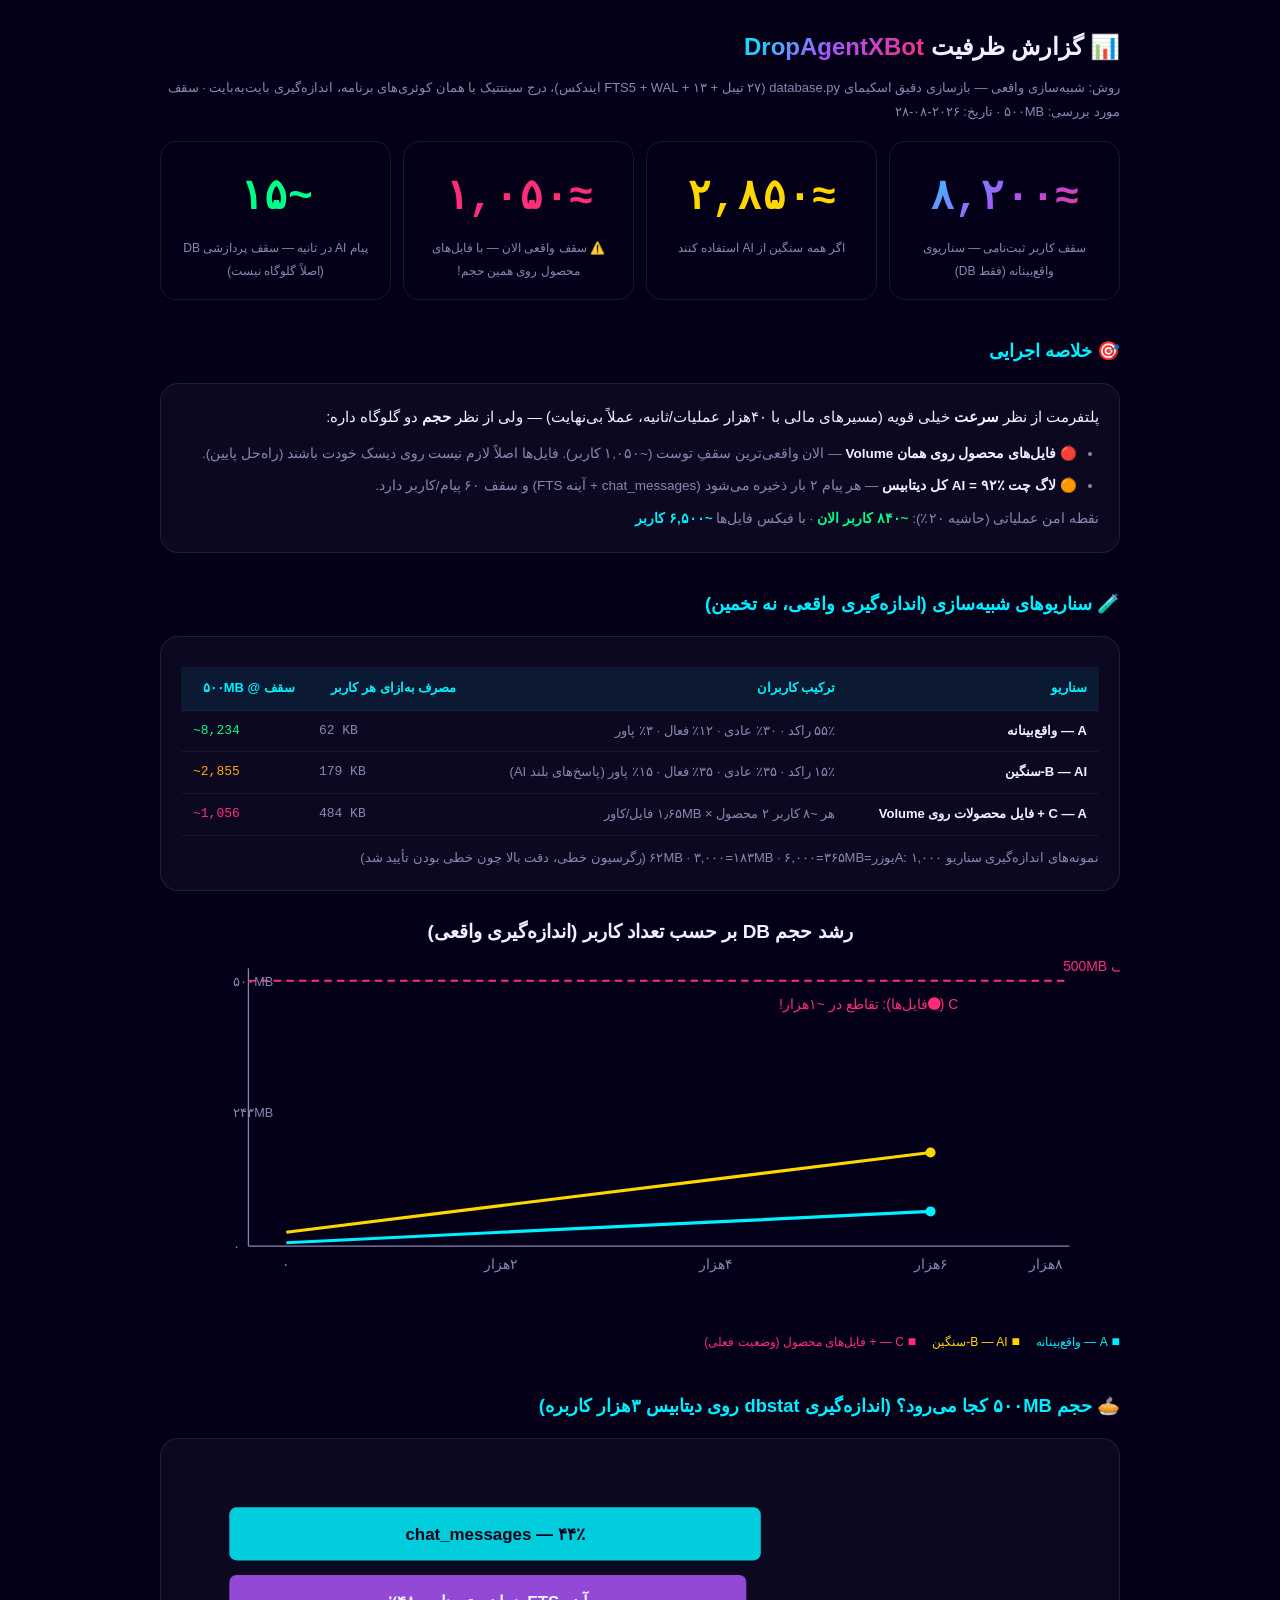
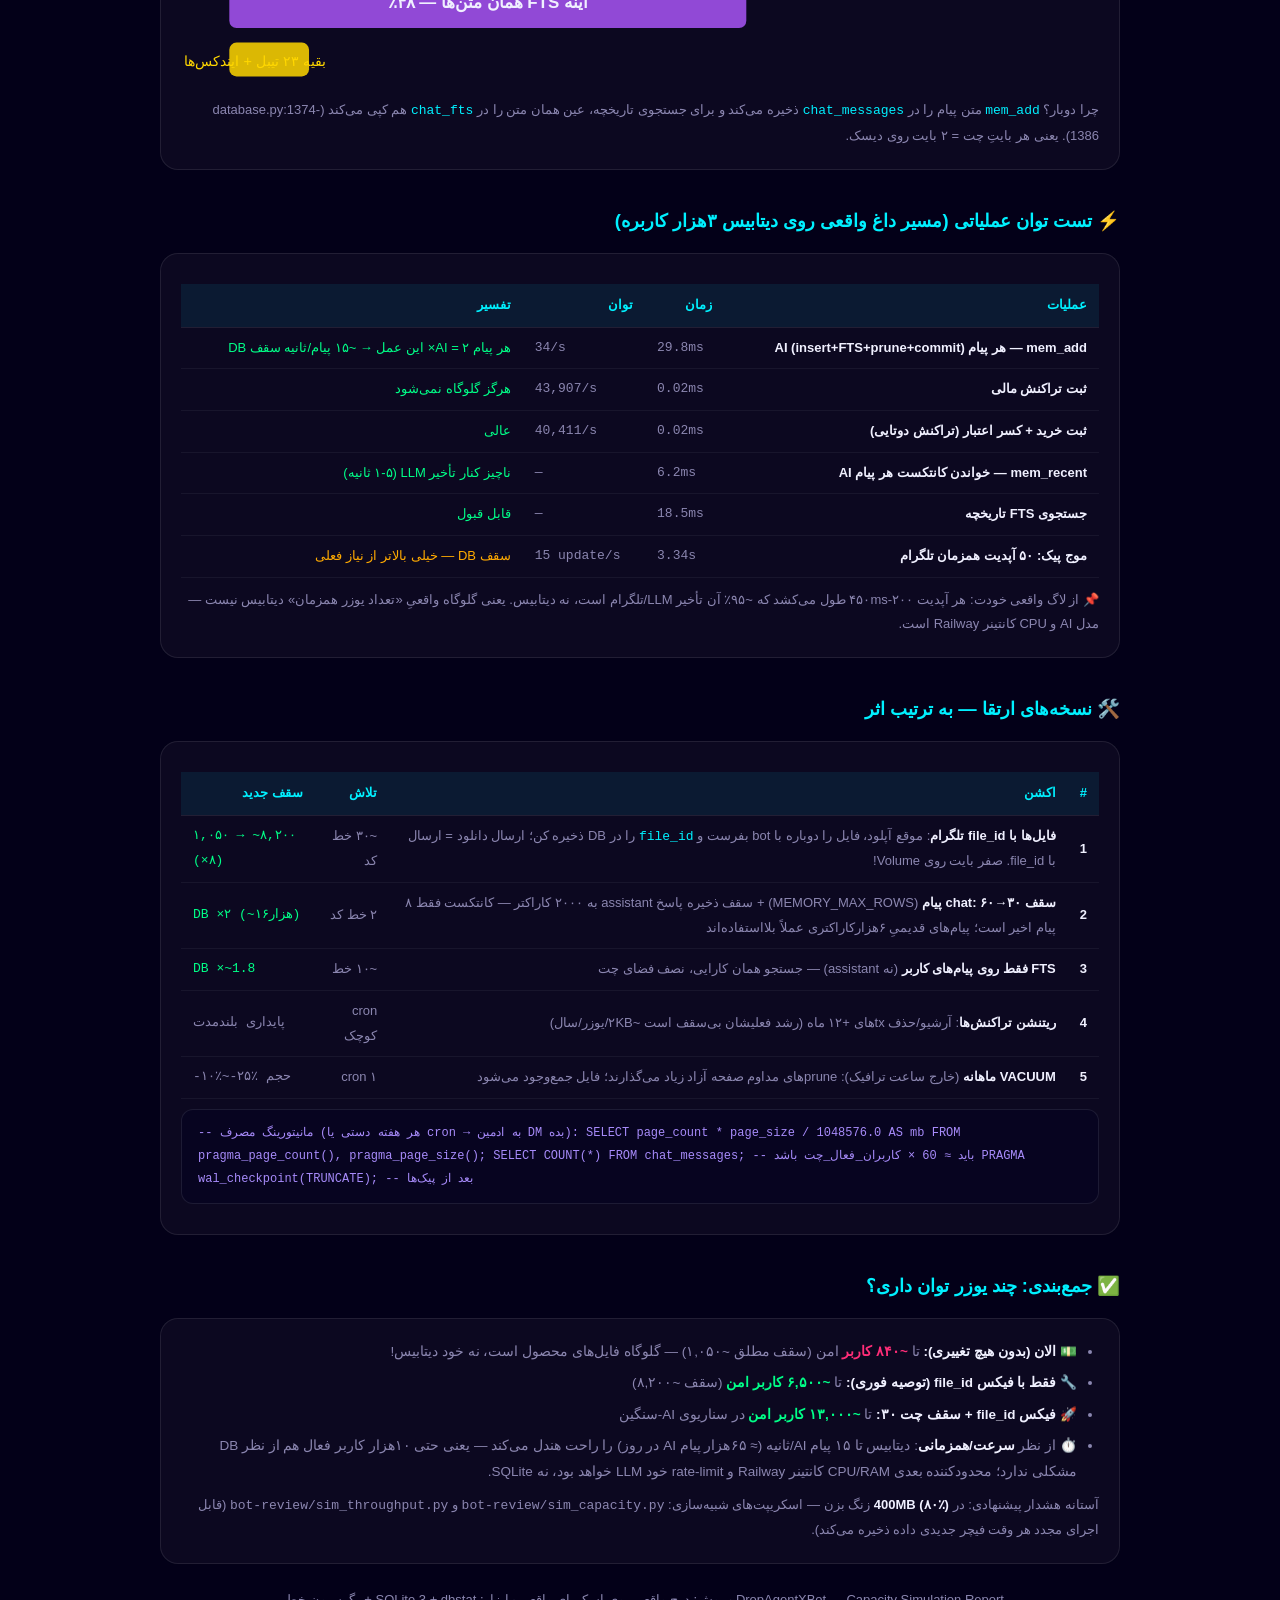
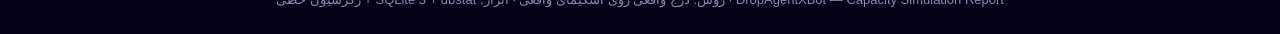
<file: docs/CAPACITY-REPORT-FA.html>
<!DOCTYPE html>
<html lang="fa" dir="rtl">
<head>
<meta charset="UTF-8">
<meta name="viewport" content="width=device-width, initial-scale=1.0">
<title>گزارش ظرفیت DropAgentXBot — شبیه‌سازی دیتابیس ۵۰۰MB</title>
<style>
:root{--bg:#030018;--panel:rgba(15,10,35,.8);--border:rgba(255,255,255,.09);--cyan:#00f0ff;--magenta:#ff2d78;--gold:#ffd700;--purple:#a855f7;--green:#00ff88;--orange:#ffaa00;--text:#f0f0ff;--muted:#8b86b0}
*{box-sizing:border-box;margin:0;padding:0}
body{font-family:'Vazirmatn','Segoe UI',Tahoma,sans-serif;background:var(--bg);color:var(--text);line-height:1.9;padding:24px}
.wrap{max-width:960px;margin:0 auto}
h1{font-size:1.5rem;margin-bottom:6px}
h2{font-size:1.15rem;margin:34px 0 12px;color:var(--cyan)}
h3{font-size:1rem;margin:18px 0 8px}
.grad{background:linear-gradient(135deg,var(--cyan),var(--purple),var(--magenta));-webkit-background-clip:text;-webkit-text-fill-color:transparent;background-clip:text}
.panel{background:var(--panel);border:1px solid var(--border);border-radius:18px;padding:20px;margin:14px 0;backdrop-filter:blur(14px)}
.big{font-size:2.6rem;font-weight:900;font-family:monospace}
.muted{color:var(--muted);font-size:13px}
table{width:100%;border-collapse:collapse;font-size:13px;margin:10px 0}
th{background:rgba(0,240,255,.08);color:var(--cyan);padding:9px 12px;text-align:right;border-bottom:1px solid var(--border)}
td{padding:8px 12px;border-bottom:1px solid rgba(255,255,255,.05);color:var(--muted)}
td:first-child{color:var(--text);font-weight:600}
.num{font-family:monospace;direction:ltr;text-align:left}
.ok{color:var(--green)} .warn{color:var(--orange)} .bad{color:var(--magenta)}
.kpi-grid{display:grid;grid-template-columns:repeat(auto-fit,minmax(210px,1fr));gap:12px;margin:16px 0}
.kpi{border:1px solid var(--border);border-radius:16px;padding:16px;text-align:center}
.kpi .t{font-size:12px;color:var(--muted)}
.note{border:1px dashed rgba(255,170,0,.4);background:rgba(255,170,0,.06);border-radius:14px;padding:14px;font-size:13.5px;margin:12px 0}
.danger{border-color:rgba(255,45,120,.45);background:rgba(255,45,120,.07)}
.code{background:#070420;border:1px solid var(--border);border-radius:12px;padding:12px 16px;font-family:'JetBrains Mono',monospace;font-size:12px;color:#a78bfa;direction:ltr;text-align:left;overflow-x:auto;margin:10px 0}
ul{padding-inline-start:22px;font-size:13.5px;color:var(--muted)}
li{margin-bottom:6px}
b{color:var(--text)}
svg{max-width:100%;height:auto}
.legend{display:flex;gap:16px;flex-wrap:wrap;font-size:12px;color:var(--muted);margin-top:8px}
.legend span::before{content:'■ ';font-size:14px}
</style>
</head>
<body>
<div class="wrap">

<h1>📊 گزارش ظرفیت <span class="grad">DropAgentXBot</span></h1>
<p class="muted">روش: شبیه‌سازی واقعی — بازسازی دقیق اسکیمای database.py (۲۷ تیبل + FTS5 + WAL + ۱۳ ایندکس)، درج سینتتیک با همان کوئری‌های برنامه، اندازه‌گیری بایت‌به‌بایت · سقف مورد بررسی: ۵۰۰MB · تاریخ: ۲۰۲۶-۰۸-۲۸</p>

<div class="kpi-grid">
    <div class="kpi"><div class="big grad">≈۸,۲۰۰</div><div class="t">سقف کاربر ثبت‌نامی — سناریوی واقع‌بینانه (فقط DB)</div></div>
    <div class="kpi"><div class="big" style="color:var(--gold)">≈۲,۸۵۰</div><div class="t">اگر همه سنگین از AI استفاده کنند</div></div>
    <div class="kpi"><div class="big" style="color:var(--magenta)">≈۱,۰۵۰</div><div class="t">⚠️ سقف واقعی الان — با فایل‌های محصول روی همین حجم!</div></div>
    <div class="kpi"><div class="big" style="color:var(--green)">~۱۵</div><div class="t">پیام AI در ثانیه — سقف پردازشی DB (اصلاً گلوگاه نیست)</div></div>
</div>

<h2>🎯 خلاصه اجرایی</h2>
<div class="panel">
<p style="font-size:14.5px">پلتفرمت از نظر <b>سرعت</b> خیلی قویه (مسیرهای مالی با ۴۰هزار عملیات/ثانیه، عملاً بی‌نهایت) — ولی از نظر <b>حجم</b> دو گلوگاه داره:</p>
<ul style="margin-top:10px">
    <li>🔴 <b>فایل‌های محصول روی همان Volume</b> — الان واقعی‌ترین سقفِ توست (~۱,۰۵۰ کاربر). فایل‌ها اصلاً لازم نیست روی دیسک خودت باشند (راه‌حل پایین).</li>
    <li>🟠 <b>لاگ چت AI = ۹۲٪ کل دیتابیس</b> — هر پیام ۲ بار ذخیره می‌شود (chat_messages + آینه FTS) و سقف ۶۰ پیام/کاربر دارد.</li>
</ul>
<p style="font-size:13.5px;margin-top:8px" class="muted">نقطه امن عملیاتی (حاشیه ۲۰٪): <b style="color:var(--green)">~۸۴۰ کاربر الان</b> · با فیکس فایل‌ها <b style="color:var(--cyan)">~۶,۵۰۰ کاربر</b></p>
</div>

<h2>🧪 سناریوهای شبیه‌سازی (اندازه‌گیری واقعی، نه تخمین)</h2>
<div class="panel">
<table>
<tr><th>سناریو</th><th>ترکیب کاربران</th><th>مصرف به‌ازای هر کاربر</th><th>سقف @ ۵۰۰MB</th></tr>
<tr><td>A — واقع‌بینانه</td><td>۵۵٪ راکد · ۳۰٪ عادی · ۱۲٪ فعال · ۳٪ پاور</td><td class="num">62 KB</td><td class="num ok">~8,234</td></tr>
<tr><td>B — AI-سنگین</td><td>۱۵٪ راکد · ۳۵٪ عادی · ۳۵٪ فعال · ۱۵٪ پاور (پاسخ‌های بلند AI)</td><td class="num">179 KB</td><td class="num warn">~2,855</td></tr>
<tr><td>C — A + فایل محصولات روی Volume</td><td>هر ~۸ کاربر ۲ محصول × ۱٫۶۵MB فایل/کاور</td><td class="num">484 KB</td><td class="num bad">~1,056</td></tr>
</table>
<p class="muted">نمونه‌های اندازه‌گیری سناریو A: ۱,۰۰۰یوزر=۶۲MB · ۳,۰۰۰=۱۸۳MB · ۶,۰۰۰=۳۶۵MB (رگرسیون خطی، دقت بالا چون خطی بودن تأیید شد)</p>
</div>

<svg viewBox="0 0 760 320" xmlns="http://www.w3.org/2000/svg">
    <text x="380" y="26" text-anchor="middle" fill="#f0f0ff" font-size="15" font-weight="bold">رشد حجم DB بر حسب تعداد کاربر (اندازه‌گیری واقعی)</text>
    <line x1="70" y1="270" x2="720" y2="270" stroke="#8b86b0" stroke-width="1"/>
    <line x1="70" y1="50" x2="70" y2="270" stroke="#8b86b0" stroke-width="1"/>
    <line x1="70" y1="60" x2="720" y2="60" stroke="#ff2d78" stroke-width="1.5" stroke-dasharray="6 4"/>
    <text x="715" y="52" fill="#ff2d78" font-size="11" text-anchor="end">سقف 500MB</text>
    <!-- A line: 62KB/u → 0.062MB/u ; scale: y = 270 - users*(MB)/ (500MB/210px) = 270 - users*0.062*0.42 -->
    <polyline fill="none" stroke="#00f0ff" stroke-width="2.5" points="100,267.4 270,259.1 440,250.9 610,242.6"/>
    <!-- B line: 0.179MB/u -->
    <polyline fill="none" stroke="#ffd700" stroke-width="2.5" points="100,259.1 270,238.0 440,217.0 610,195.9"/>
    <!-- x labels: 0,2k,4k,6k,8k → x = 100+users*0.085 -->
    <text x="100" y="288" fill="#8b86b0" font-size="11" text-anchor="middle">۰</text>
    <text x="270" y="288" fill="#8b86b0" font-size="11" text-anchor="middle">۲هزار</text>
    <text x="440" y="288" fill="#8b86b0" font-size="11" text-anchor="middle">۴هزار</text>
    <text x="610" y="288" fill="#8b86b0" font-size="11" text-anchor="middle">۶هزار</text>
    <text x="715" y="288" fill="#8b86b0" font-size="11">۸هزار</text>
    <text x="58" y="274" fill="#8b86b0" font-size="10" text-anchor="end">۰</text>
    <text x="58" y="168" fill="#8b86b0" font-size="10" text-anchor="end">۲۴۳MB</text>
    <text x="58" y="64" fill="#8b86b0" font-size="10" text-anchor="end">۵۰۰MB</text>
    <circle cx="610" cy="242.6" r="4" fill="#00f0ff"/>
    <circle cx="610" cy="195.9" r="4" fill="#ffd700"/>
    <circle cx="613" cy="78" r="5" fill="#ff2d78"/>
    <text x="632" y="82" fill="#ff2d78" font-size="11">C (با فایل‌ها): تقاطع در ~۱هزار!</text>
</svg>
<div class="legend">
    <span style="color:#00f0ff">A — واقع‌بینانه</span>
    <span style="color:#ffd700">B — AI-سنگین</span>
    <span style="color:#ff2d78">C — + فایل‌های محصول (وضعیت فعلی)</span>
</div>

<h2>🥧 حجم ۵۰۰MB کجا می‌رود؟ (اندازه‌گیری dbstat روی دیتابیس ۳هزار کاربره)</h2>
<div class="panel">
<svg viewBox="0 0 760 190" xmlns="http://www.w3.org/2000/svg">
    <rect x="40" y="40" width="440" height="44" fill="#00f0ff" opacity=".85" rx="6"/>
    <text x="260" y="67" fill="#030018" font-size="14" font-weight="bold" text-anchor="middle">chat_messages — ۴۴٪</text>
    <rect x="40" y="96" width="428" height="44" fill="#a855f7" opacity=".85" rx="6"/>
    <text x="254" y="123" fill="#f0f0ff" font-size="14" font-weight="bold" text-anchor="middle">آینه FTS همان متن‌ها — ۴۸٪</text>
    <rect x="40" y="152" width="66" height="28" fill="#ffd700" opacity=".85" rx="6"/>
    <text x="120" y="171" fill="#ffd700" font-size="12">بقیه ۲۳ تیبل + ایندکس‌ها فقط ~۷٪</text>
</svg>
<p class="muted">چرا دوبار؟ <code style="color:var(--cyan)">mem_add</code> متن پیام را در <code style="color:var(--cyan)">chat_messages</code> ذخیره می‌کند و برای جستجوی تاریخچه، عین همان متن را در <code style="color:var(--cyan)">chat_fts</code> هم کپی می‌کند (database.py:1374-1386). یعنی هر بایتِ چت = ۲ بایت روی دیسک.</p>
</div>

<h2>⚡ تست توان عملیاتی (مسیر داغ واقعی روی دیتابیس ۳هزار کاربره)</h2>
<div class="panel">
<table>
<tr><th>عملیات</th><th>زمان</th><th>توان</th><th>تفسیر</th></tr>
<tr><td>mem_add — هر پیام AI (insert+FTS+prune+commit)</td><td class="num">29.8ms</td><td class="num">34/s</td><td class="ok">هر پیام AI = ۲× این عمل → ~۱۵ پیام/ثانیه سقف DB</td></tr>
<tr><td>ثبت تراکنش مالی</td><td class="num">0.02ms</td><td class="num">43,907/s</td><td class="ok">هرگز گلوگاه نمی‌شود</td></tr>
<tr><td>ثبت خرید + کسر اعتبار (تراکنش دوتایی)</td><td class="num">0.02ms</td><td class="num">40,411/s</td><td class="ok">عالی</td></tr>
<tr><td>mem_recent — خواندن کانتکست هر پیام AI</td><td class="num">6.2ms</td><td class="num">—</td><td class="ok">ناچیز کنار تأخیر LLM (۱-۵ ثانیه)</td></tr>
<tr><td>جستجوی FTS تاریخچه</td><td class="num">18.5ms</td><td class="num">—</td><td class="ok">قابل قبول</td></tr>
<tr><td>موج پیک: ۵۰ آپدیت همزمان تلگرام</td><td class="num">3.34s</td><td class="num">15 update/s</td><td class="warn">سقف DB — خیلی بالاتر از نیاز فعلی</td></tr>
</table>
<p class="muted">📌 از لاگ واقعی خودت: هر آپدیت ۲۰۰-۴۵۰ms طول می‌کشد که ~۹۵٪ آن تأخیر LLM/تلگرام است، نه دیتابیس. یعنی گلوگاه واقعیِ «تعداد یوزر همزمان» دیتابیس نیست — مدل AI و CPU کانتینر Railway است.</p>
</div>

<h2>🛠️ نسخه‌های ارتقا — به ترتیب اثر</h2>
<div class="panel">
<table>
<tr><th>#</th><th>اکشن</th><th>تلاش</th><th>سقف جدید</th></tr>
<tr><td>1</td><td><b>فایل‌ها با file_id تلگرام</b>: موقع آپلود، فایل را دوباره با bot بفرست و <code style="color:var(--cyan)">file_id</code> را در DB ذخیره کن؛ ارسال دانلود = ارسال با file_id. صفر بایت روی Volume!</td><td>~۳۰ خط کد</td><td class="num ok">۱,۰۵۰ → ~۸,۲۰۰ (×۸)</td></tr>
<tr><td>2</td><td><b>سقف chat: ۶۰→۳۰ پیام</b> (MEMORY_MAX_ROWS) + سقف ذخیره پاسخ assistant به ۲۰۰۰ کاراکتر — کانتکست فقط ۸ پیام اخیر است؛ پیام‌های قدیمیِ ۶هزارکاراکتری عملاً بلااستفاده‌اند</td><td>۲ خط کد</td><td class="num ok">DB ×۲ (~۱۶هزار)</td></tr>
<tr><td>3</td><td><b>FTS فقط روی پیام‌های کاربر</b> (نه assistant) — جستجو همان کارایی، نصف فضای چت</td><td>~۱۰ خط</td><td class="num ok">DB ×~1.8</td></tr>
<tr><td>4</td><td><b>ریتنشن تراکنش‌ها</b>: آرشیو/حذف txهای +۱۲ ماه (رشد فعلیشان بی‌سقف است ~۲KB/یوزر/سال)</td><td>cron کوچک</td><td class="num">پایداری بلندمدت</td></tr>
<tr><td>5</td><td><b>VACUUM ماهانه</b> (خارج ساعت ترافیک): pruneهای مداوم صفحه آزاد زیاد می‌گذارند؛ فایل جمع‌وجود می‌شود</td><td>۱ cron</td><td class="num">-۱۰٪~-۲۵٪ حجم</td></tr>
</table>
<div class="code">-- مانیتورینگ مصرف (هر هفته دستی یا cron → به ادمین DM بده):
SELECT page_count * page_size / 1048576.0 AS mb FROM pragma_page_count(), pragma_page_size();
SELECT COUNT(*) FROM chat_messages;  -- باید ≈ 60 × کاربران_فعال_چت باشد
PRAGMA wal_checkpoint(TRUNCATE);     -- بعد از پیک‌ها</div>
</div>

<h2>✅ جمع‌بندی: چند یوزر توان داری؟</h2>
<div class="panel">
<ul>
    <li>💵 <b>الان (بدون هیچ تغییری):</b> تا <b class="bad">~۸۴۰ کاربر</b> امن (سقف مطلق ~۱,۰۵۰) — گلوگاه فایل‌های محصول است، نه خود دیتابیس!</li>
    <li>🔧 <b>فقط با فیکس file_id (توصیه فوری):</b> تا <b class="ok">~۶,۵۰۰ کاربر امن</b> (سقف ~۸,۲۰۰)</li>
    <li>🚀 <b>فیکس file_id + سقف چت ۳۰:</b> تا <b class="ok">~۱۳,۰۰۰ کاربر امن</b> در سناریوی AI-سنگین</li>
    <li>⏱️ از نظر <b>سرعت/همزمانی</b>: دیتابیس تا ۱۵ پیام AI/ثانیه (≈ ۶۵هزار پیام AI در روز) را راحت هندل می‌کند — یعنی حتی ۱۰هزار کاربر فعال هم از نظر DB مشکلی ندارد؛ محدودکننده بعدی CPU/RAM کانتینر Railway و rate-limit خود LLM خواهد بود، نه SQLite.</li>
</ul>
<p class="muted" style="margin-top:8px">آستانه هشدار پیشنهادی: در <b>400MB (۸۰٪)</b> زنگ بزن — اسکریپت‌های شبیه‌سازی: <code>bot-review/sim_capacity.py</code> و <code>bot-review/sim_throughput.py</code> (قابل اجرای مجدد هر وقت فیچر جدیدی داده ذخیره می‌کند).</p>
</div>

<p class="muted" style="text-align:center;margin-top:24px">DropAgentXBot — Capacity Simulation Report · روش: درج واقعی روی اسکیمای واقعی · ابزار: SQLite 3 + dbstat + رگرسیون خطی</p>
</div>
</body>
</html>
</file>
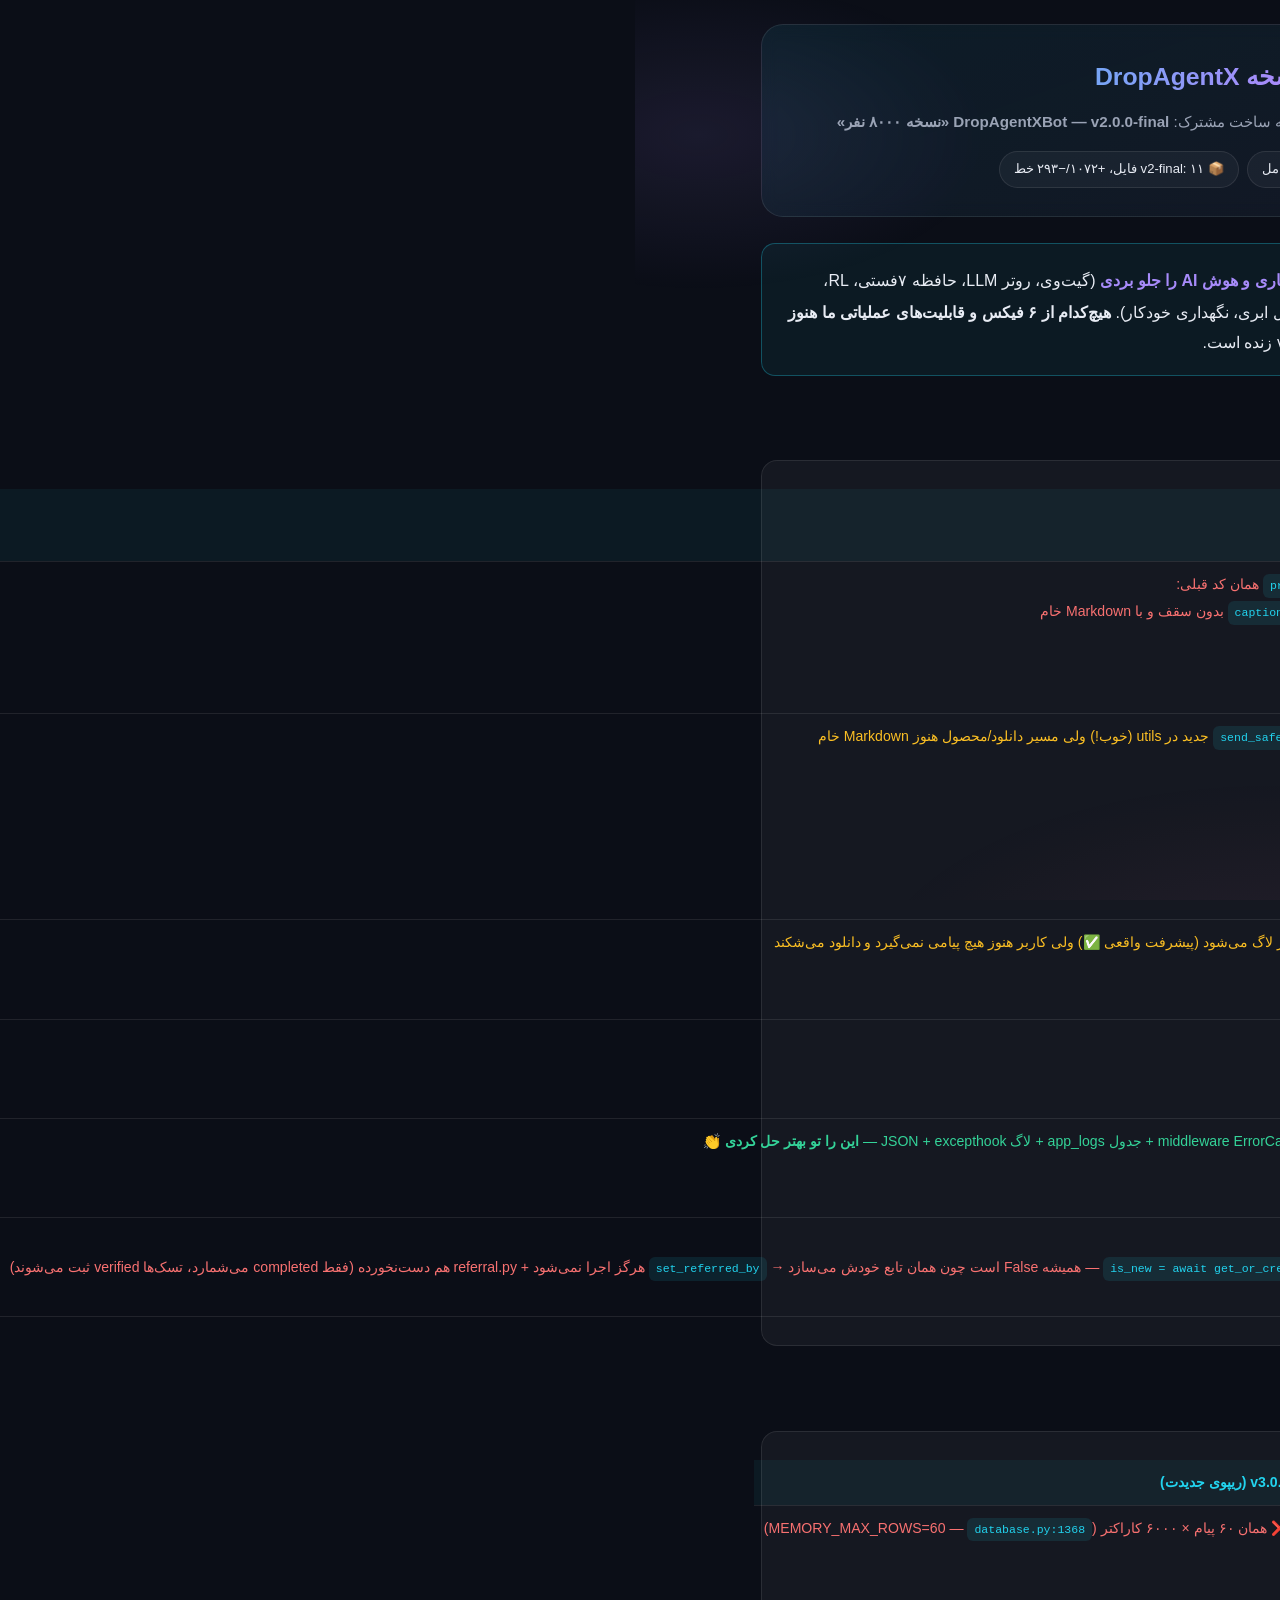
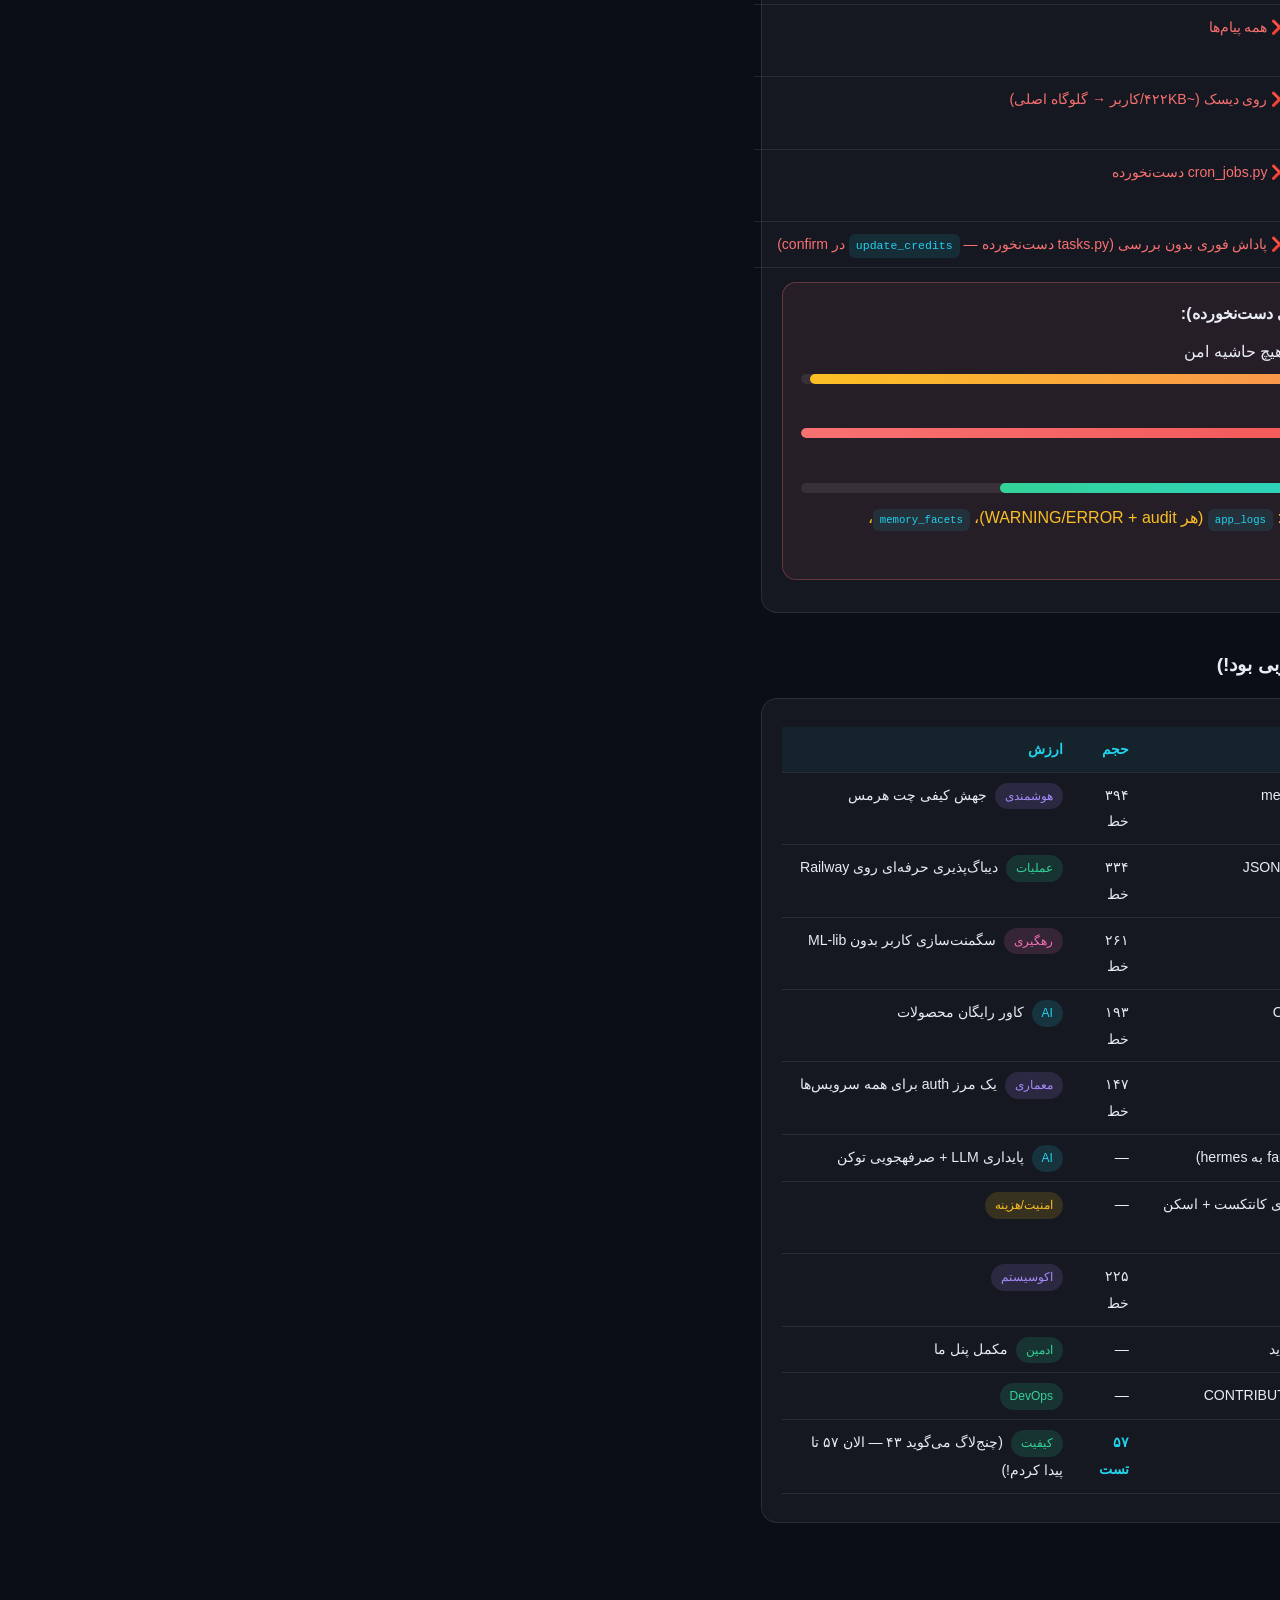
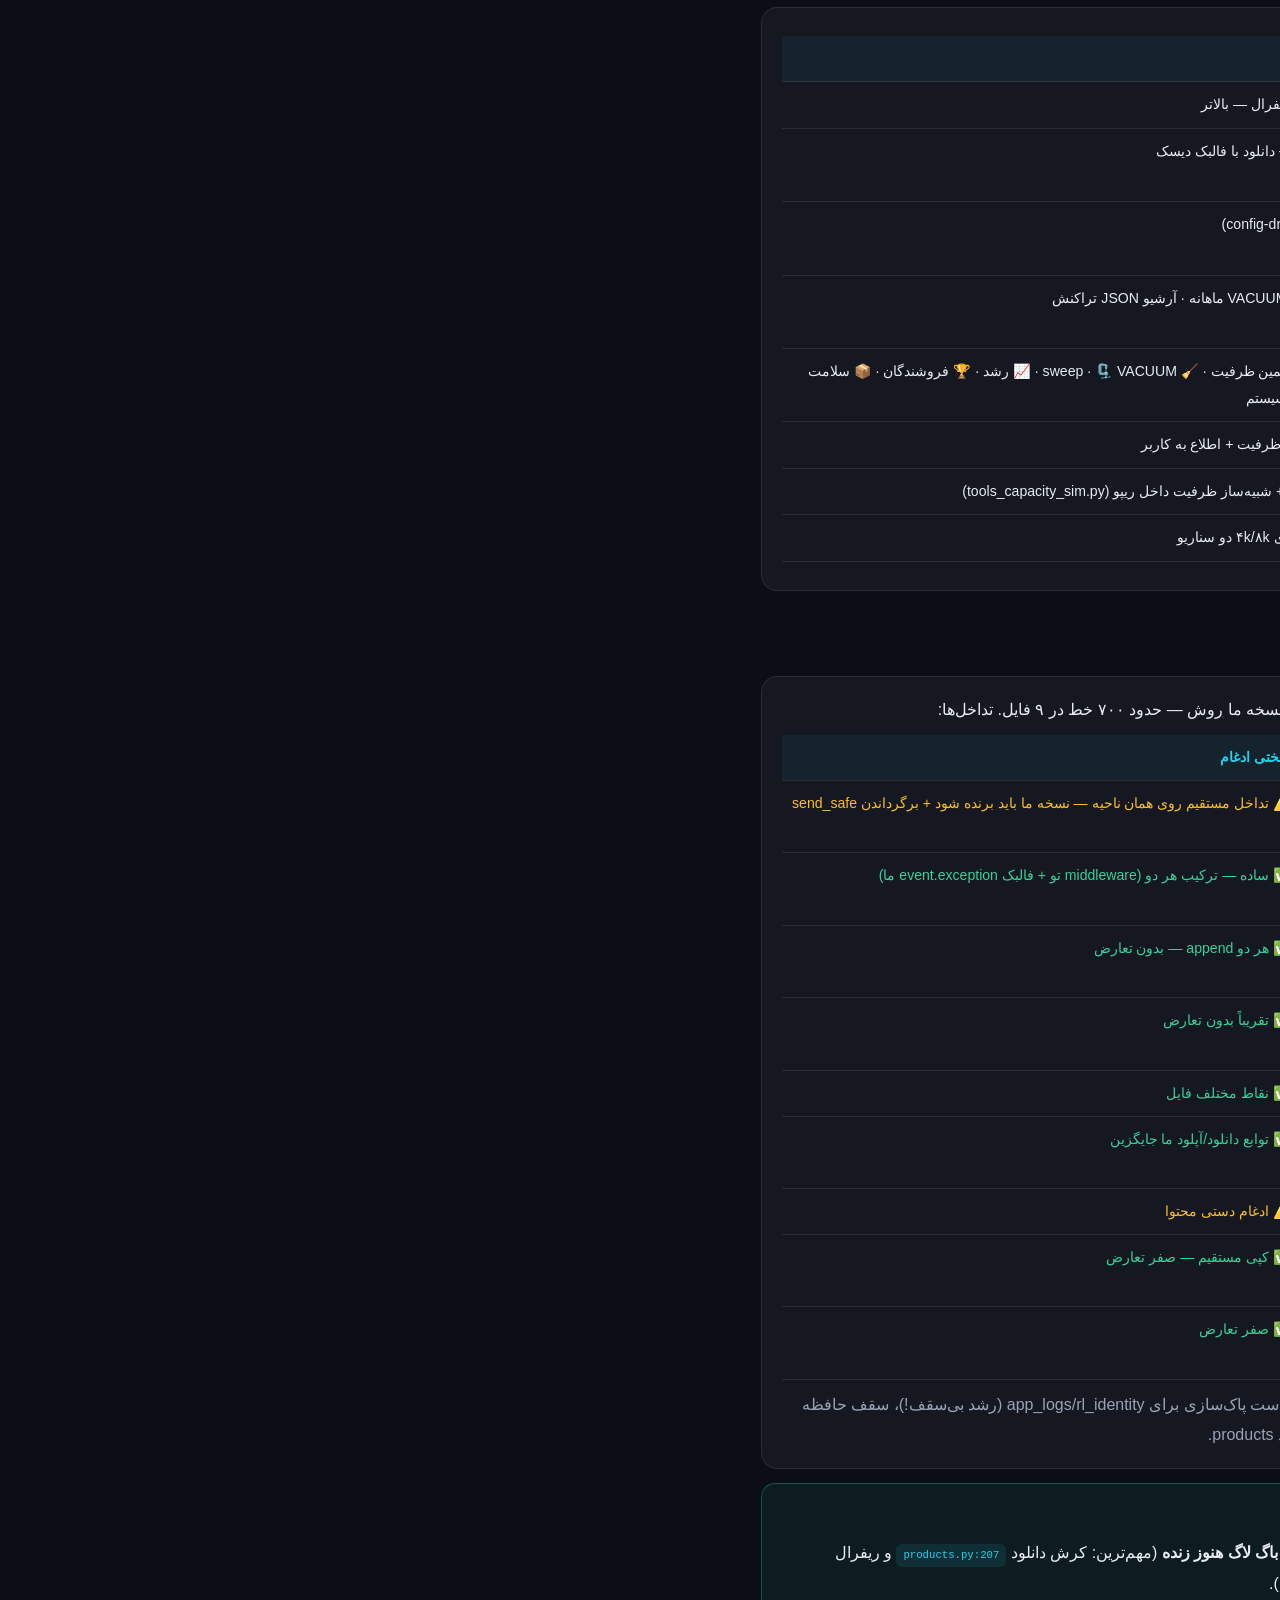
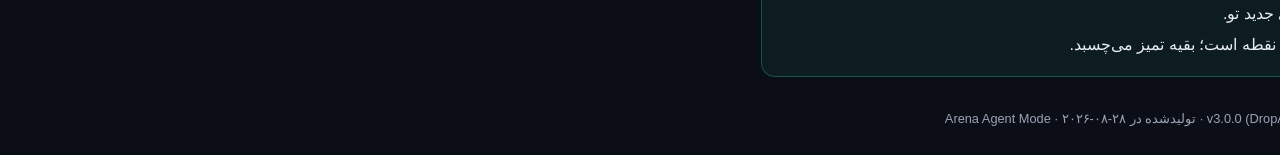
<file: docs/history-comparison-v3-vs-v2.html>
<!DOCTYPE html>
<html lang="fa" dir="rtl">
<head>
<meta charset="UTF-8">
<meta name="viewport" content="width=device-width, initial-scale=1.0">
<title>مقایسه DropAgentXmain v3.0.0 با DropAgentXBot v2.0.0-final</title>
<style>
  :root{--bg:#0b0e17;--card:rgba(255,255,255,.045);--line:rgba(255,255,255,.09);--txt:#e8ecf4;--dim:#9aa3b5;
  --cyan:#22d3ee;--green:#34d399;--red:#f87171;--amber:#fbbf24;--violet:#a78bfa;--pink:#f472b6;}
  *{box-sizing:border-box;margin:0;padding:0}
  body{background:var(--bg);color:var(--txt);font-family:Vazirmatn,Tahoma,"Segoe UI",sans-serif;line-height:1.9;padding:24px 16px;max-width:1060px;margin:0 auto}
  .glow{position:fixed;inset:0;pointer-events:none;z-index:0;
    background:radial-gradient(600px 300px at 85% -5%,rgba(34,211,238,.13),transparent 60%),
               radial-gradient(500px 260px at 5% 15%,rgba(167,139,250,.10),transparent 60%),
               radial-gradient(700px 350px at 50% 110%,rgba(244,114,182,.07),transparent 60%)}
  .wrap{position:relative;z-index:1}
  header{text-align:center;padding:28px 18px;border:1px solid var(--line);border-radius:22px;
    background:linear-gradient(160deg,rgba(34,211,238,.08),rgba(167,139,250,.06));backdrop-filter:blur(8px);margin-bottom:26px}
  h1{font-size:1.55rem;background:linear-gradient(90deg,var(--cyan),var(--violet),var(--pink));
    -webkit-background-clip:text;background-clip:text;color:transparent;margin-bottom:8px}
  .sub{color:var(--dim);font-size:.95rem}
  .badges{display:flex;gap:8px;justify-content:center;flex-wrap:wrap;margin-top:14px}
  .badge{padding:5px 14px;border-radius:999px;font-size:.82rem;border:1px solid var(--line);background:var(--card)}
  h2{font-size:1.2rem;margin:34px 0 14px;padding-right:12px;border-right:4px solid var(--cyan)}
  h2.v{border-color:var(--violet)} h2.p{border-color:var(--pink)} h2.g{border-color:var(--green)} h2.r{border-color:var(--red)}
  .card{background:var(--card);border:1px solid var(--line);border-radius:16px;padding:18px 20px;margin-bottom:14px}
  table{width:100%;border-collapse:collapse;font-size:.88rem;margin:10px 0}
  th,td{padding:9px 10px;border-bottom:1px solid var(--line);text-align:right;vertical-align:top}
  th{color:var(--cyan);font-weight:700;background:rgba(34,211,238,.06)}
  td.ok{color:var(--green);white-space:nowrap} td.no{color:var(--red);white-space:nowrap} td.mid{color:var(--amber);white-space:nowrap}
  code{background:rgba(34,211,238,.1);color:var(--cyan);padding:1px 7px;border-radius:6px;font-size:.82em;direction:ltr;display:inline-block}
  .kbox{border-radius:14px;padding:16px 18px;margin:14px 0;border:1px solid var(--line)}
  .k-red{background:rgba(248,113,113,.07);border-color:rgba(248,113,113,.3)}
  .k-green{background:rgba(52,211,153,.07);border-color:rgba(52,211,153,.3)}
  .k-cyan{background:rgba(34,211,238,.06);border-color:rgba(34,211,238,.3)}
  .k-amber{background:rgba(251,191,36,.06);border-color:rgba(251,191,36,.3)}
  .big{font-size:1.25rem;font-weight:800}
  .cols{display:grid;grid-template-columns:1fr 1fr;gap:14px}
  @media(max-width:760px){.cols{grid-template-columns:1fr}}
  .pill{display:inline-block;padding:2px 10px;border-radius:999px;font-size:.75rem;margin-left:4px}
  .p-c{background:rgba(34,211,238,.15);color:var(--cyan)} .p-v{background:rgba(167,139,250,.15);color:var(--violet)}
  .p-g{background:rgba(52,211,153,.15);color:var(--green)} .p-r{background:rgba(248,113,113,.15);color:var(--red)}
  .p-a{background:rgba(251,191,36,.15);color:var(--amber)} .p-p{background:rgba(244,114,182,.15);color:var(--pink)}
  .bar{height:10px;border-radius:6px;background:rgba(255,255,255,.08);overflow:hidden;margin:6px 0 2px}
  .bar>i{display:block;height:100%;border-radius:6px}
  .foot{text-align:center;color:var(--dim);font-size:.8rem;margin-top:30px}
  ul{padding-right:20px} li{margin:4px 0}
  .num{font-weight:800;color:var(--cyan)}
</style>
</head>
<body>
<div class="glow"></div>
<div class="wrap">

<header>
  <h1>⚖️ مقایسه دو نسخه DropAgentX</h1>
  <div class="sub">ریپوی جدید تو: <b>DropAgentXmain — v3.0.0 «غول واحد»</b> &nbsp;⟷&nbsp; نسخه ساخت مشترک: <b>DropAgentXBot — v2.0.0-final «نسخه ۸۰۰۰ نفر»</b></div>
  <div class="badges">
    <span class="badge">📅 ۲۰۲۶-۰۸-۲۸</span>
    <span class="badge">🌿 v3: ۲ کامیت، push کامل</span>
    <span class="badge">📦 v2-final: ۱۱ فایل، +۱۰۷۲/−۲۹۳ خط</span>
  </div>
</header>

<div class="kbox k-cyan">
  <span class="big">🎯 خلاصه یک‌خطی:</span> دو مسیر <b>مکمل</b> رفته‌اید، نه جایگزین هم —
  <b style="color:var(--violet)">تو معماری و هوش AI را جلو بردی</b> (گیت‌وی، روتر LLM، حافظه ۷فستی، RL، رصدپذیری) و
  <b style="color:var(--cyan)">نسخه ما پایداری و ظرفیت را</b> (۶ فیکس لاگ، داوری تسک، فایل ابری، نگهداری خودکار).
  <b>هیچ‌کدام از ۶ فیکس و قابلیت‌های عملیاتی ما هنوز وارد v3 نشده</b> و مهم‌ترین باگ لاگ (کرش دانلود) دقیقاً با همان کد قبلی در v3 زنده است.
</div>

<h2 class="r">🐛 ماتریس ۱ — سرنوشت ۶ باگ لاگ در v3.0.0</h2>
<div class="card">
<table>
<tr><th>باگ (از لاگ Railway)</th><th>v2.0-final (ما)</th><th>v3.0.0 (ریپوی جدیدت)</th></tr>
<tr><td><b>۱. کرش دانلود محصول</b> — کپشن بدون سقف ۱۰۲۴</td>
  <td class="ok">✅ فیکس کامل + فالبک دولایه</td>
  <td class="no">❌ زنده! <code>products.py:207</code> همان کد قبلی:<br><code>caption=f"📥 **{title}**..."</code> بدون سقف و با Markdown خام</td></tr>
<tr><td><b>۲. parse_mode Markdown شکستنی</b> (کاراکترهای _ * [ در محتوای کاربر)</td>
  <td class="ok">✅ HTML + html.escape</td>
  <td class="mid">⚠️ جزئی — <code>send_safe/edit_safe</code> جدید در utils (خوب!) ولی مسیر دانلود/محصول هنوز Markdown خام</td></tr>
<tr><td><b>۳. کرش بی‌بازخورد به کاربر</b></td>
  <td class="ok">✅ callback.answer(show_alert)</td>
  <td class="mid">⚠️ نیمه‌فیکس — خطا دیگر لاگ می‌شود (پیشرفت واقعی ✅) ولی کاربر هنوز هیچ پیامی نمی‌گیرد و دانلود می‌شکند</td></tr>
<tr><td><b>۴. پارس callback بدون گارد</b></td>
  <td class="ok">✅ try/except + پیام</td>
  <td class="no">❌ بدون تغییر</td></tr>
<tr><td><b>۵. لاگ خطای سراسری «: None»</b></td>
  <td class="ok">✅ خواندن event.exception</td>
  <td class="ok">✅✅ کامل‌تر از ما! middleware ErrorCapture + جدول app_logs + لاگ JSON + excepthook — <b>این را تو بهتر حل کردی</b> 👏</td></tr>
<tr><td><b>۶. ریفرال همیشه صفر</b> (۲ زیرباگ)</td>
  <td class="ok">✅ هر دو فیکس</td>
  <td class="no">❌ زنده! <code>start.py:72</code>:<br><code>is_new = await get_or_create_user(...) is None</code> — همیشه False است چون همان تابع خودش می‌سازد → <code>set_referred_by</code> هرگز اجرا نمی‌شود + referral.py هم دست‌نخورده (فقط completed می‌شمارد، تسک‌ها verified ثبت می‌شوند)</td></tr>
</table>
</div>

<h2 class="r">📊 ماتریس ۲ — هدف ۸٬۰۰۰ کاربر / ۵۰۰MB</h2>
<div class="card">
<table>
<tr><th>معیار</th><th>v2.0-final (ما)</th><th>v3.0.0 (ریپوی جدیدت)</th></tr>
<tr><td>سقف حافظه چت</td><td class="ok">✅ ۲۵ پیام · سقف نقشی ۲۰۰۰/۱۵۰۰</td><td class="no">❌ همان ۶۰ پیام × ۶۰۰۰ کاراکتر (<code>database.py:1368</code> — MEMORY_MAX_ROWS=60)</td></tr>
<tr><td>FTS جستجو</td><td class="ok">✅ فقط پیام کاربر (≈نصف حجم)</td><td class="no">❌ همه پیام‌ها</td></tr>
<tr><td>فایل محصولات</td><td class="ok">✅ ابری file_id تلگرام → 0 بایت Volume</td><td class="no">❌ روی دیسک (~۴۲۲KB/کاربر → گلوگاه اصلی)</td></tr>
<tr><td>نگهداری خودکار</td><td class="ok">✅ هشدار ۴۰۰MB + sweep هفتگی + VACUUM ماهانه + آرشیو</td><td class="no">❌ cron_jobs.py دست‌نخورده</td></tr>
<tr><td>تسک‌ها</td><td class="ok">✅ صف داوری ادمین (ضد سوءاستفاده)</td><td class="no">❌ پاداش فوری بدون بررسی (tasks.py دست‌نخورده — <code>update_credits</code> در confirm)</td></tr>
</table>
<div class="kbox k-red">
  <b>⚠️ برآورد ظرفیت v3 (با اعداد شبیه‌سازی معتبرِ ما روی همین مسیرهای دست‌نخورده):</b><br>
  <div style="margin-top:8px">واقع‌بینانه: ۶۲KB/کاربر × ۸٬۰۰۰ = <b>≈۴۹۶MB</b> — دقیقاً روی لبه 🔥 بدون هیچ حاشیه امن
  <div class="bar"><i style="width:99%;background:linear-gradient(90deg,var(--amber),var(--red))"></i></div></div>
  <div style="margin-top:8px">AI-سنگین: ۱۷۹KB/کاربر × ۸٬۰۰۰ = <b>≈۱٬۴۳۴MB</b> — منفجر ❌
  <div class="bar"><i style="width:100%;background:linear-gradient(90deg,var(--red),#ef4444)"></i></div></div>
  <div style="margin-top:8px">نسخه ما برای مقایسه: ۱۸۲MB (واقع‌بینانه) / ۳۹۴MB (AI-سنگین) ✅
  <div class="bar"><i style="width:79%;background:linear-gradient(90deg,var(--green),var(--cyan))"></i></div></div>
  <div style="margin-top:10px;color:var(--amber)">⚡ و بدتر: v3 سه منبع رشد <b>جدید و بدون سیاست پاک‌سازی</b> اضافه کرده:
  <code>app_logs</code> (هر WARNING/ERROR + audit)، <code>memory_facets</code>، <code>rl_identity</code> → ریسک حجم کمی سنگین‌تر از پایه v1.1.1 هم هست.</div>
</div>
</div>

<h2 class="v">🏆 ماتریس ۳ — آنچه v3.0.0 دارد و نسخه ما ندارد (کار واقعاً خوبی بود!)</h2>
<div class="card">
<table>
<tr><th>ماژول</th><th>حجم</th><th>ارزش</th></tr>
<tr><td><b>memory2.py</b> — حافظه ۷فستی با وزن/زوال/استخراج LLM + جدول memory_facets</td><td>۳۹۴ خط</td><td><span class="pill p-v">هوشمندی</span> جهش کیفی چت هرمس</td></tr>
<tr><td><b>observability.py</b> — لاگ JSON، app_logs، audit، decorator @logged، ErrorCapture</td><td>۳۳۴ خط</td><td><span class="pill p-g">عملیات</span> دیباگ‌پذیری حرفه‌ای روی Railway</td></tr>
<tr><td><b>identity_rl.py</b> — Q-learning با ۷ برچسب هویتی (churn_risk، high_value و...)</td><td>۲۶۱ خط</td><td><span class="pill p-p">رهگیری</span> سگمنت‌سازی کاربر بدون ML-lib</td></tr>
<tr><td><b>media_v2.py</b> — تولید تصویر Gemini رایگان + فالبک OpenAI-compatible + vision</td><td>۱۹۳ خط</td><td><span class="pill p-c">AI</span> کاور رایگان محصولات</td></tr>
<tr><td><b>gateway/</b> — ورود واحد Starlette: /v1→روتر، /dashboard، /panel، agent.json</td><td>۱۴۷ خط</td><td><span class="pill p-v">معماری</span> یک مرز auth برای همه سرویس‌ها</td></tr>
<tr><td><b>shared/llm/router_client</b> — فالبک ۳سطحی + چندکلیدی/کیوتا از 9router (fail-safe به hermes)</td><td>—</td><td><span class="pill p-c">AI</span> پایداری LLM + صرفهجویی توکن</td></tr>
<tr><td><b>shared/context/compressor + shared/security/skills_guard</b> — فشردهسازی کانتکست + اسکن مهارت‌های خطرناک</td><td>—</td><td><span class="pill p-a">امنیت/هزینه</span></td></tr>
<tr><td><b>a2a_v2.py + mcp_bridge.py</b> — A2A با توکن + expose ابزارهای بات به MCP</td><td>۲۲۵ خط</td><td><span class="pill p-v">اکوسیستم</span></td></tr>
<tr><td><b>admin_v2.py</b> — /id /mem2 /logs /errmap /rlset /system + endpointهای وب جدید</td><td>—</td><td><span class="pill p-g">ادمین</span> مکمل پنل ما</td></tr>
<tr><td><b>استقرار</b> — railway.json، Procfile، HEALTHCHECK، deploy سه‌سرویسی، CONTRIBUTING</td><td>—</td><td><span class="pill p-g">DevOps</span></td></tr>
<tr><td><b>تست‌ها</b> — test_core + v3_glue + v3_infra + v3_tools</td><td class="num">۵۷ تست</td><td><span class="pill p-g">کیفیت</span> (چنج‌لاگ می‌گوید ۴۳ — الان ۵۷ تا پیدا کردم!)</td></tr>
</table>
</div>

<h2 class="g">💎 ماتریس ۴ — آنچه نسخه ما دارد و v3.0.0 ندارد</h2>
<div class="card">
<table>
<tr><th>قابلیت</th><th>جزئیات</th></tr>
<tr><td><span class="pill p-c">فیکس</span> ۶ باگ لاگ</td><td>کپشن/Markdown/بازخورد/پارس/event.exception/ریفرال — بالاتر</td></tr>
<tr><td><span class="pill p-c">ظرفیت</span> فایل ابری file_id</td><td>کانال ذخیره + ستون file_fileid + مایگریشن خودکار + دانلود با فالبک دیسک</td></tr>
<tr><td><span class="pill p-c">ظرفیت</span> سقف‌های چت v2</td><td>۲۵ پیام · ۲۰۰۰/۱۵۰۰ کاراکتر · FTS فقط کاربر (config-driven)</td></tr>
<tr><td><span class="pill p-c">ظرفیت</span> نگهداری خودکار cron</td><td>هشدار حجم روزانه · sweep هفتگی دوشنبه ۴صبح · VACUUM ماهانه · آرشیو JSON تراکنش</td></tr>
<tr><td><span class="pill p-g">ادمین</span> ۱۰ ابزار جدید</td><td>⚖️ داوری گزینه‌به‌گزینه تسک‌ها · 🗄️ مانیتور DB با تخمین ظرفیت · 🧹 sweep · 🗜️ VACUUM · 📈 رشد · 🏆 فروشندگان · 📦 سلامت محصولات · 💸 درآمد ۳۰ر · 🗄️ آرشیو · 🩺 سلامت سیستم</td></tr>
<tr><td><span class="pill p-g">ضد سوءاستفاده</span> تسک‌ها</td><td>pending → داوری ادمین → پرداخت/رد + آزادسازی ظرفیت + اطلاع به کاربر</td></tr>
<tr><td><span class="pill p-a">مستندات</span></td><td>README کامل گیت‌هاب + CHANGELOG-v2.0.0 + شبیه‌ساز ظرفیت داخل ریپو (tools_capacity_sim.py)</td></tr>
<tr><td><span class="pill p-a">اعتبارسنجی</span></td><td>۱۵/۱۵ تست منطقی روی SQLite واقعی + شبیه‌سازی ۴k/۸k دو سناریو</td></tr>
</table>
</div>

<h2 class="p">🔀 نقشه ادغام — اگر بخواهی این دو را یکی کنی</h2>
<div class="card">
<p><b>پیشنهاد من: پایه = v3.0.0</b> (معماری آینده آنجاست)، و پورتِ «لایه عملیاتی» نسخه ما روش — حدود ۷۰۰ خط در ۹ فایل. تداخل‌ها:</p>
<table>
<tr><th>فایل مشترک</th><th>تغییر سمت تو</th><th>تغییر سمت ما</th><th>سختی ادغام</th></tr>
<tr><td>handlers/start.py</td><td>+۱/−۱ (welcome → Markdown خام)</td><td>فیکس is_new (خط ۷۲)</td><td class="mid">⚠️ تداخل مستقیم روی همان ناحیه — نسخه ما باید برنده شود + برگرداندن send_safe</td></tr>
<tr><td>bot.py</td><td>+۴۶/−۱۳ (observability hook ها)</td><td>+۲/−۲ (exc resolution)</td><td class="ok">✅ ساده — ترکیب هر دو (middleware تو + فالبک event.exception ما)</td></tr>
<tr><td>config.py</td><td>+۷۰ (فست/مدیا/روتر/A2A)</td><td>+۱۳ (ظرفیت)</td><td class="ok">✅ هر دو append — بدون تعارض</td></tr>
<tr><td>database.py</td><td>+۱/−۱</td><td>+۲۷۹ (بخش ظرفیت)</td><td class="ok">✅ تقریباً بدون تعارض</td></tr>
<tr><td>handlers/admin.py</td><td>+۸/−۸</td><td>+۴۵۰ (۱۰ ابزار)</td><td class="ok">✅ نقاط مختلف فایل</td></tr>
<tr><td>handlers/products.py</td><td>+۲/−۲</td><td>+۱۱۲ (دانلود + آپلود ابری)</td><td class="ok">✅ توابع دانلود/آپلود ما جایگزین</td></tr>
<tr><td>.env.example / README</td><td>به‌روز</td><td>به‌روز</td><td class="mid">⚠️ ادغام دستی محتوا</td></tr>
<tr><td>tasks.py / referral.py / cron_jobs.py</td><td class="ok">دست‌نخورده</td><td>فیکس‌ها</td><td class="ok">✅ کپی مستقیم — صفر تعارض</td></tr>
<tr><td>utils.py</td><td>+۲۵/−۸۹ (send_safe refactor)</td><td class="ok">دست‌نخورده</td><td class="ok">✅ صفر تعارض</td></tr>
</table>
<p style="margin-top:10px;color:var(--dim)">💡 ضمن ادغام، ۳ چیز را هم باید به v3 اضافه کرد که الان بی‌سرپوست: سیاست پاک‌سازی برای app_logs/rl_identity (رشد بی‌سقف!)، سقف حافظه برای memory_facets، و FILE_STORAGE_CHANNEL_ID در مسیر آپلود products.</p>
</div>

<div class="kbox k-green">
  <span class="big">🏆 جمع‌بندی</span><br>
  • <b>v3.0.0 تو</b>: معماری و هوش عالی، ۵۷ تست، رصدپذیری حرفه‌ای — ولی <b>۶ باگ لاگ هنوز زنده</b> (مهم‌ترین: کرش دانلود <code>products.py:207</code> و ریفرال <code>start.py:72</code>) و <b>هدف ۸۰۰۰ کاربر/۵۰۰MB را رد می‌کند</b> (AI-سنگین ≈۱.۴GB).<br>
  • <b>v2.0-final ما</b>: پایدار و اثبات‌شده برای ۸۰۰۰ کاربر — ولی بدون ماژول‌های جدید تو.<br>
  • <b>راه درست</b>: ادغام — لایه عملیاتی ما روی معماری تو. تداخل واقعی فقط ۱ نقطه است؛ بقیه تمیز می‌چسبد.
</div>

<div class="foot">DropAgentX — گزارش مقایسه v3.0.0 (DropAgentXmain) × v2.0.0-final · تولیدشده در Arena Agent Mode · ۲۰۲۶-۰۸-۲۸</div>
</div>
</body>
</html>
</file>
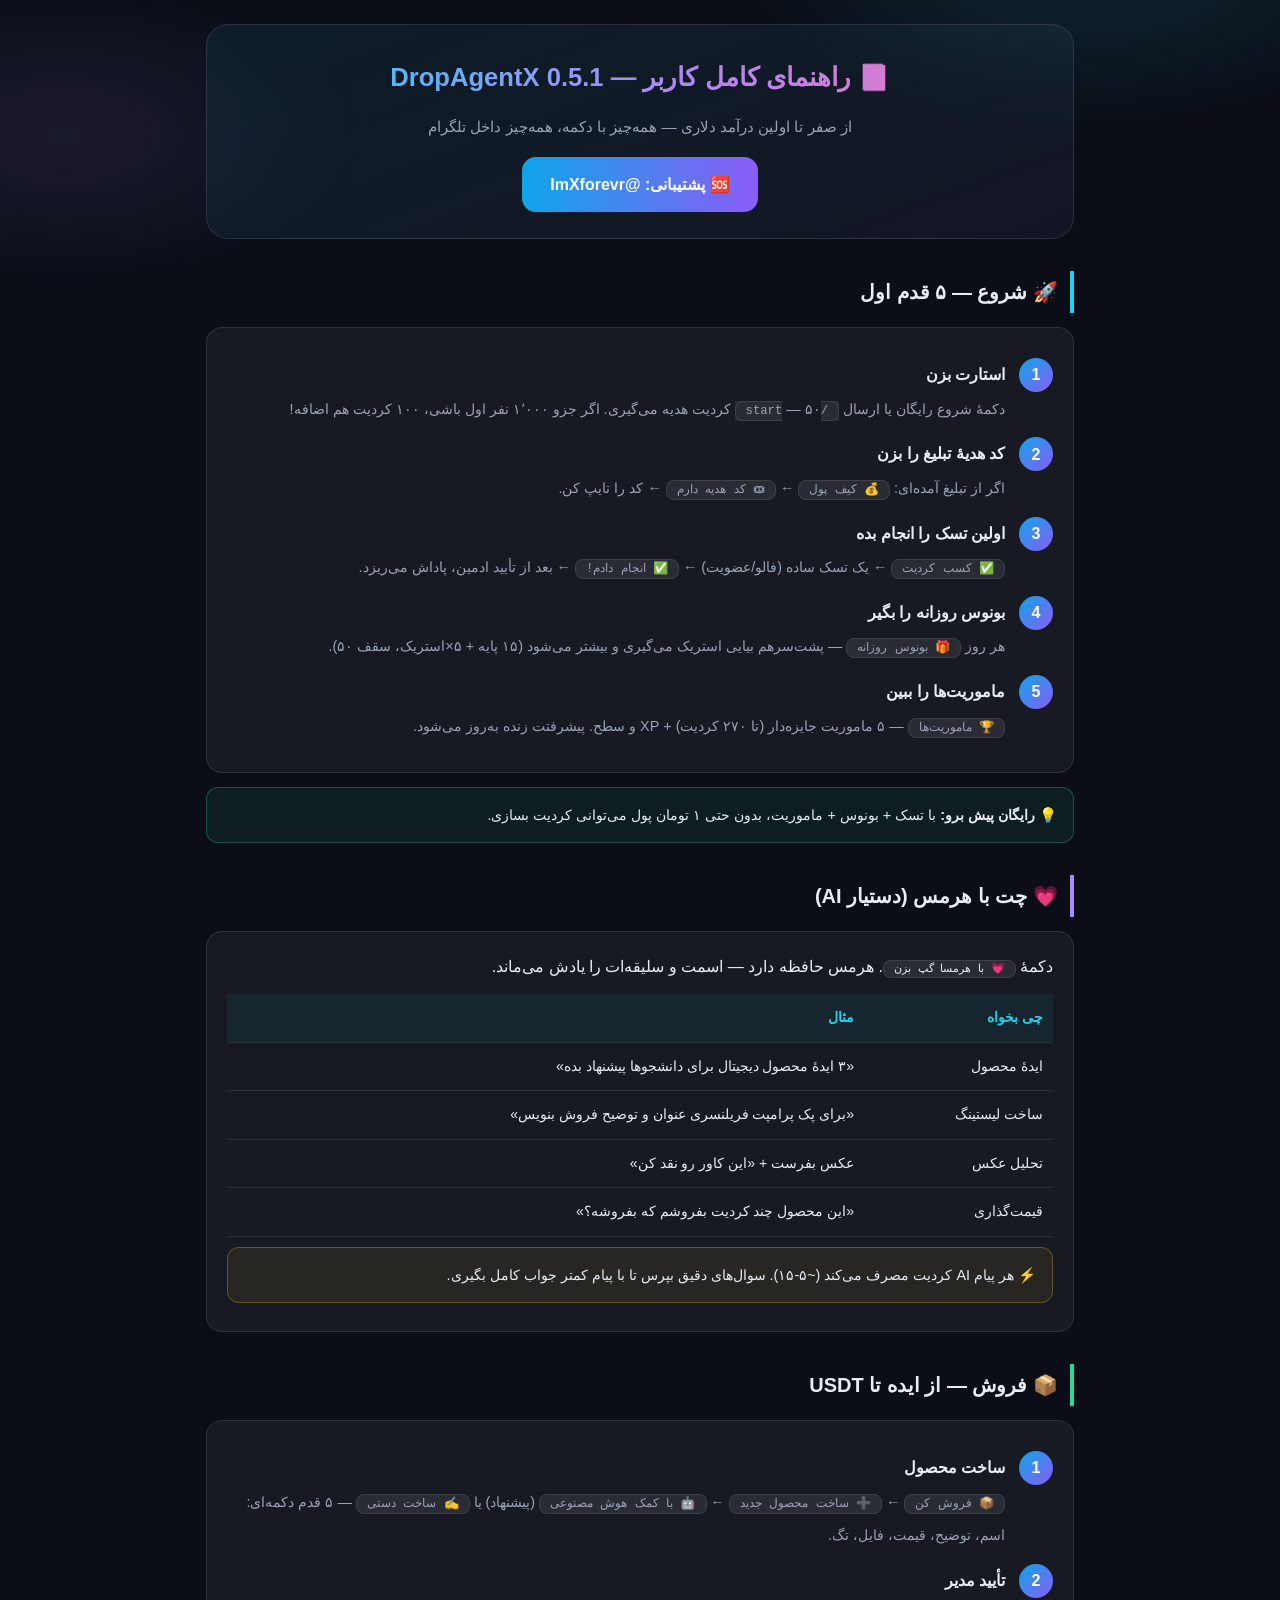
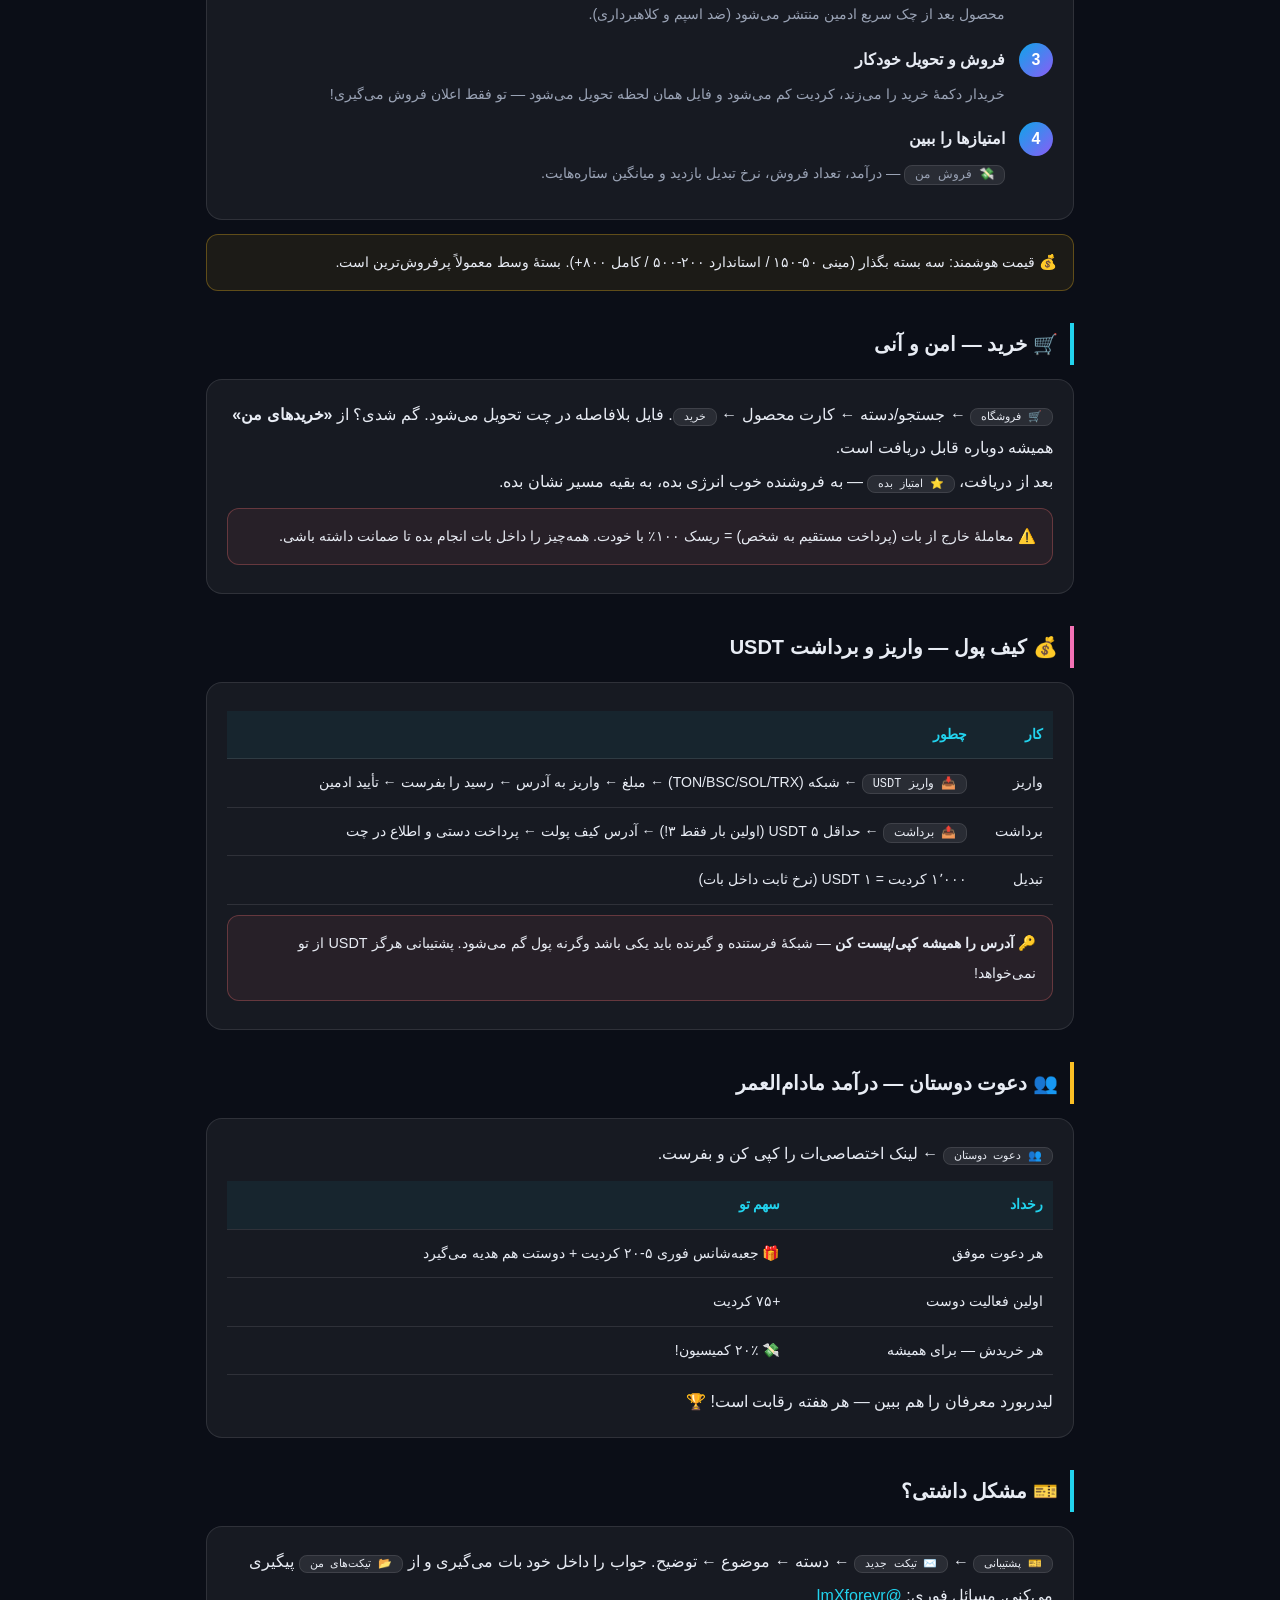
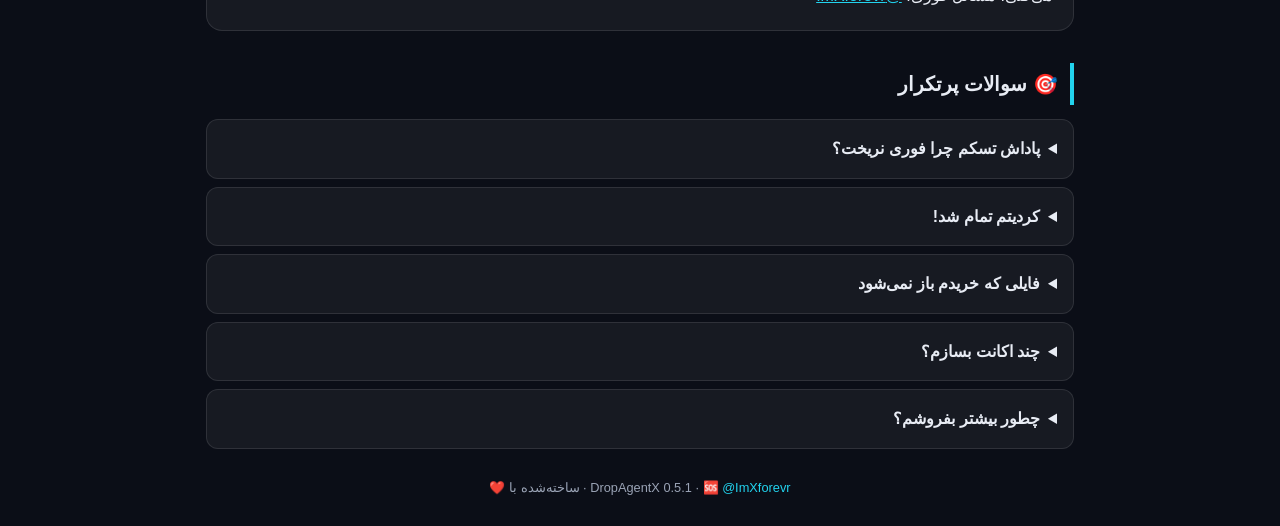
<file: docs/USER-GUIDE.html>
<!DOCTYPE html>
<html lang="fa" dir="rtl">
<head>
<meta charset="UTF-8">
<meta name="viewport" content="width=device-width, initial-scale=1.0">
<title>راهنمای کامل کاربر — DropAgentX</title>
<meta name="theme-color" content="#0b0e17">
<link rel="icon" href="/icon.svg">
<style>
:root{--bg:#0b0e17;--card:rgba(255,255,255,.05);--line:rgba(255,255,255,.1);--txt:#e8ecf4;--dim:#9aa3b5;--cyan:#22d3ee;--green:#34d399;--amber:#fbbf24;--violet:#a78bfa;--pink:#f472b6}
*{box-sizing:border-box;margin:0;padding:0}
body{background:var(--bg);color:var(--txt);font-family:Vazirmatn,Vazirmatn FD,Tahoma,sans-serif;line-height:2.1;padding:24px 16px;max-width:900px;margin:0 auto}
.glow{position:fixed;inset:0;pointer-events:none;background:radial-gradient(600px 300px at 85% -5%,rgba(34,211,238,.12),transparent 60%),radial-gradient(500px 260px at 5% 15%,rgba(167,139,250,.10),transparent 60%)}
.wrap{position:relative}
header{text-align:center;padding:26px 14px;border:1px solid var(--line);border-radius:22px;background:linear-gradient(160deg,rgba(34,211,238,.08),rgba(167,139,250,.06));margin-bottom:24px}
h1{font-size:1.6rem;background:linear-gradient(90deg,var(--cyan),var(--violet),var(--pink));-webkit-background-clip:text;background-clip:text;color:transparent}
.sub{color:var(--dim);font-size:.95rem;margin-top:6px}
h2{font-size:1.25rem;margin:32px 0 14px;padding-right:12px;border-right:4px solid var(--cyan)}
h2.v{border-color:var(--violet)} h2.g{border-color:var(--green)} h2.p{border-color:var(--pink)} h2.a{border-color:var(--amber)}
.card{background:var(--card);border:1px solid var(--line);border-radius:16px;padding:18px 20px;margin-bottom:14px}
.steps{counter-reset:s}
.step{display:flex;gap:14px;margin:12px 0;align-items:flex-start}
.step::before{counter-increment:s;content:counter(s);flex:0 0 34px;height:34px;border-radius:50%;display:flex;align-items:center;justify-content:center;font-weight:800;background:linear-gradient(135deg,#0ea5e9,#8b5cf6);color:#fff}
.step b{display:block}
.step span{color:var(--dim);font-size:.9rem}
table{width:100%;border-collapse:collapse;font-size:.88rem;margin:10px 0}
th,td{padding:9px 10px;border-bottom:1px solid var(--line);text-align:right}
th{color:var(--cyan);background:rgba(34,211,238,.06)}
.tip{border-radius:12px;padding:12px 16px;margin:10px 0;font-size:.9rem}
.t-g{background:rgba(52,211,153,.08);border:1px solid rgba(52,211,153,.3)}
.t-a{background:rgba(251,191,36,.07);border:1px solid rgba(251,191,36,.3)}
.t-r{background:rgba(248,113,113,.07);border:1px solid rgba(248,113,113,.3)}
kbd{background:rgba(255,255,255,.08);border:1px solid var(--line);border-radius:8px;padding:2px 10px;font-size:.85em}
details{background:var(--card);border:1px solid var(--line);border-radius:12px;padding:12px 16px;margin:8px 0}
summary{cursor:pointer;font-weight:700}
details p{color:var(--dim);font-size:.9rem;margin-top:6px}
.foot{text-align:center;color:var(--dim);font-size:.8rem;margin-top:26px}
.foot a{color:var(--cyan);text-decoration:none}
.btn{display:inline-block;padding:11px 28px;border-radius:14px;text-decoration:none;font-weight:700;margin:14px 6px 0;background:linear-gradient(90deg,#0ea5e9,#8b5cf6);color:#fff}
</style>
</head>
<body>
<div class="glow"></div>
<div class="wrap">

<header>
  <h1>📘 راهنمای کامل کاربر — DropAgentX 0.5.1</h1>
  <div class="sub">از صفر تا اولین درآمد دلاری — همه‌چیز با دکمه، همه‌چیز داخل تلگرام</div>
  <a class="btn" href="https://t.me/ImXforevr" target="_blank" rel="noopener">🆘 پشتیبانی: @ImXforevr</a>
</header>

<h2>🚀 شروع — ۵ قدم اول</h2>
<div class="card steps">
  <div class="step"><div><b>استارت بزن</b><span>دکمهٔ شروع رایگان یا ارسال <kbd>/start</kbd> — ۵۰ کردیت هدیه می‌گیری. اگر جزو ۱٬۰۰۰ نفر اول باشی، ۱۰۰ کردیت هم اضافه!</span></div></div>
  <div class="step"><div><b>کد هدیهٔ تبلیغ را بزن</b><span>اگر از تبلیغ آمده‌ای: <kbd>💰 کیف پول</kbd> ← <kbd>🎟 کد هدیه دارم</kbd> ← کد را تایپ کن.</span></div></div>
  <div class="step"><div><b>اولین تسک را انجام بده</b><span><kbd>✅ کسب کردیت</kbd> ← یک تسک ساده (فالو/عضویت) ← <kbd>✅ انجام دادم!</kbd> ← بعد از تأیید ادمین، پاداش می‌ریزد.</span></div></div>
  <div class="step"><div><b>بونوس روزانه را بگیر</b><span>هر روز <kbd>🎁 بونوس روزانه</kbd> — پشت‌سرهم بیایی استریک می‌گیری و بیشتر می‌شود (۱۵ پایه + ۵×استریک، سقف ۵۰).</span></div></div>
  <div class="step"><div><b>ماموریت‌ها را ببین</b><span><kbd>🏆 ماموریت‌ها</kbd> — ۵ ماموریت جایزه‌دار (تا ۲۷۰ کردیت) + XP و سطح. پیشرفتت زنده به‌روز می‌شود.</span></div></div>
</div>
<div class="tip t-g">💡 <b>رایگان پیش برو:</b> با تسک + بونوس + ماموریت، بدون حتی ۱ تومان پول می‌توانی کردیت بسازی.</div>

<h2 class="v">💗 چت با هرمس (دستیار AI)</h2>
<div class="card">
  <p>دکمهٔ <kbd>💗 با هرمسا گپ بزن</kbd>. هرمس حافظه دارد — اسمت و سلیقه‌ات را یادش می‌ماند.</p>
  <table>
    <tr><th>چی بخواه</th><th>مثال</th></tr>
    <tr><td>ایدهٔ محصول</td><td>«۳ ایدهٔ محصول دیجیتال برای دانشجوها پیشنهاد بده»</td></tr>
    <tr><td>ساخت لیستینگ</td><td>«برای پک پرامپت فریلنسری عنوان و توضیح فروش بنویس»</td></tr>
    <tr><td>تحلیل عکس</td><td>عکس بفرست + «این کاور رو نقد کن»</td></tr>
    <tr><td>قیمت‌گذاری</td><td>«این محصول چند کردیت بفروشم که بفروشه؟»</td></tr>
  </table>
  <div class="tip t-a">⚡ هر پیام AI کردیت مصرف می‌کند (~۵-۱۵). سوال‌های دقیق بپرس تا با پیام کمتر جواب کامل بگیری.</div>
</div>

<h2 class="g">📦 فروش — از ایده تا USDT</h2>
<div class="card steps">
  <div class="step"><div><b>ساخت محصول</b><span><kbd>📦 فروش کن</kbd> ← <kbd>➕ ساخت محصول جدید</kbd> ← <kbd>🤖 با کمک هوش مصنوعی</kbd> (پیشنهاد) یا <kbd>✍️ ساخت دستی</kbd> — ۵ قدم دکمه‌ای: اسم، توضیح، قیمت، فایل، تگ.</span></div></div>
  <div class="step"><div><b>تأیید مدیر</b><span>محصول بعد از چک سریع ادمین منتشر می‌شود (ضد اسپم و کلاهبرداری).</span></div></div>
  <div class="step"><div><b>فروش و تحویل خودکار</b><span>خریدار دکمهٔ خرید را می‌زند، کردیت کم می‌شود و فایل همان لحظه تحویل می‌شود — تو فقط اعلان فروش می‌گیری!</span></div></div>
  <div class="step"><div><b>امتیازها را ببین</b><span><kbd>💸 فروش من</kbd> — درآمد، تعداد فروش، نرخ تبدیل بازدید و میانگین ستاره‌هایت.</span></div></div>
</div>
<div class="tip t-a">💰 قیمت هوشمند: سه بسته بگذار (مینی ۵۰-۱۵۰ / استاندارد ۲۰۰-۵۰۰ / کامل ۸۰۰+). بستهٔ وسط معمولاً پرفروش‌ترین است.</div>

<h2>🛒 خرید — امن و آنی</h2>
<div class="card">
  <p><kbd>🛒 فروشگاه</kbd> ← جستجو/دسته ← کارت محصول ← <kbd>خرید</kbd>. فایل بلافاصله در چت تحویل می‌شود. گم شدی؟ از <b>«خریدهای من»</b> همیشه دوباره قابل دریافت است.</p>
  <p>بعد از دریافت، <kbd>⭐ امتیاز بده</kbd> — به فروشنده خوب انرژی بده، به بقیه مسیر نشان بده.</p>
  <div class="tip t-r">⚠️ معاملهٔ خارج از بات (پرداخت مستقیم به شخص) = ریسک ۱۰۰٪ با خودت. همه‌چیز را داخل بات انجام بده تا ضمانت داشته باشی.</div>
</div>

<h2 class="p">💰 کیف پول — واریز و برداشت USDT</h2>
<div class="card">
  <table>
    <tr><th>کار</th><th>چطور</th></tr>
    <tr><td>واریز</td><td><kbd>📥 واریز USDT</kbd> ← شبکه (TON/BSC/SOL/TRX) ← مبلغ ← واریز به آدرس ← رسید را بفرست ← تأیید ادمین</td></tr>
    <tr><td>برداشت</td><td><kbd>📤 برداشت</kbd> ← حداقل ۵ USDT (اولین بار فقط ۳!) ← آدرس کیف پولت ← پرداخت دستی و اطلاع در چت</td></tr>
    <tr><td>تبدیل</td><td>۱٬۰۰۰ کردیت = ۱ USDT (نرخ ثابت داخل بات)</td></tr>
  </table>
  <div class="tip t-r">🔑 <b>آدرس را همیشه کپی/پیست کن</b> — شبکهٔ فرستنده و گیرنده باید یکی باشد وگرنه پول گم می‌شود. پشتیبانی هرگز USDT از تو نمی‌خواهد!</div>
</div>

<h2 class="a">👥 دعوت دوستان — درآمد مادام‌العمر</h2>
<div class="card">
  <p><kbd>👥 دعوت دوستان</kbd> ← لینک اختصاصی‌ات را کپی کن و بفرست.</p>
  <table>
    <tr><th>رخداد</th><th>سهم تو</th></tr>
    <tr><td>هر دعوت موفق</td><td>🎁 جعبه‌شانس فوری ۵-۲۰ کردیت + دوستت هم هدیه می‌گیرد</td></tr>
    <tr><td>اولین فعالیت دوست</td><td>+۷۵ کردیت</td></tr>
    <tr><td>هر خریدش — برای همیشه</td><td>💸 ۲۰٪ کمیسیون!</td></tr>
  </table>
  <p>لیدربورد معرفان را هم ببین — هر هفته رقابت است! 🏆</p>
</div>

<h2>🎫 مشکل داشتی؟</h2>
<div class="card">
  <p><kbd>🎫 پشتیبانی</kbd> ← <kbd>✉️ تیکت جدید</kbd> ← دسته ← موضوع ← توضیح. جواب را داخل خود بات می‌گیری و از <kbd>📂 تیکت‌های من</kbd> پیگیری می‌کنی. مسائل فوری: <a href="https://t.me/ImXforevr" style="color:var(--cyan)">@ImXforevr</a></p>
</div>

<h2>🎯 سوالات پرتکرار</h2>
<details><summary>پاداش تسکم چرا فوری نریخت؟</summary><p>ضد تقلب است! همهٔ تسک‌ها تکتک داوری می‌شوند. معمولاً سریع تأیید می‌شود و پیام نتیجه می‌آید.</p></details>
<details><summary>کردیتم تمام شد!</summary><p>تسک بزن، بونوس روزانه بگیر، ماموریت‌ها را کامل کن — یا از کیف پول شارژ کن.</p></details>
<details><summary>فایلی که خریدم باز نمی‌شود</summary><p>تیکت بزن (دسته: محصول) — فایل سالم جایگزین می‌شود یا کردیت برمی‌گردد.</p></details>
<details><summary>چند اکانت بسازم؟</summary><p>ممنوع! تشخیص داده شود همهٔ موجودی‌ها صفر می‌شود. یک نفر = یک اکانت.</p></details>
<details><summary>چطور بیشتر بفروشم؟</summary><p>مهارت‌های هرمس را بخوان: در چت بگو «ماهارت listing رو یادم بده» — یا از فروشگاه، پک‌های آموزشی بخر 😉</p></details>

<p class="foot">DropAgentX 0.5.1 · <a href="https://t.me/ImXforevr">🆘 @ImXforevr</a> · ساخته‌شده با ❤️</p>
</div>
</body>
</html>
</file>
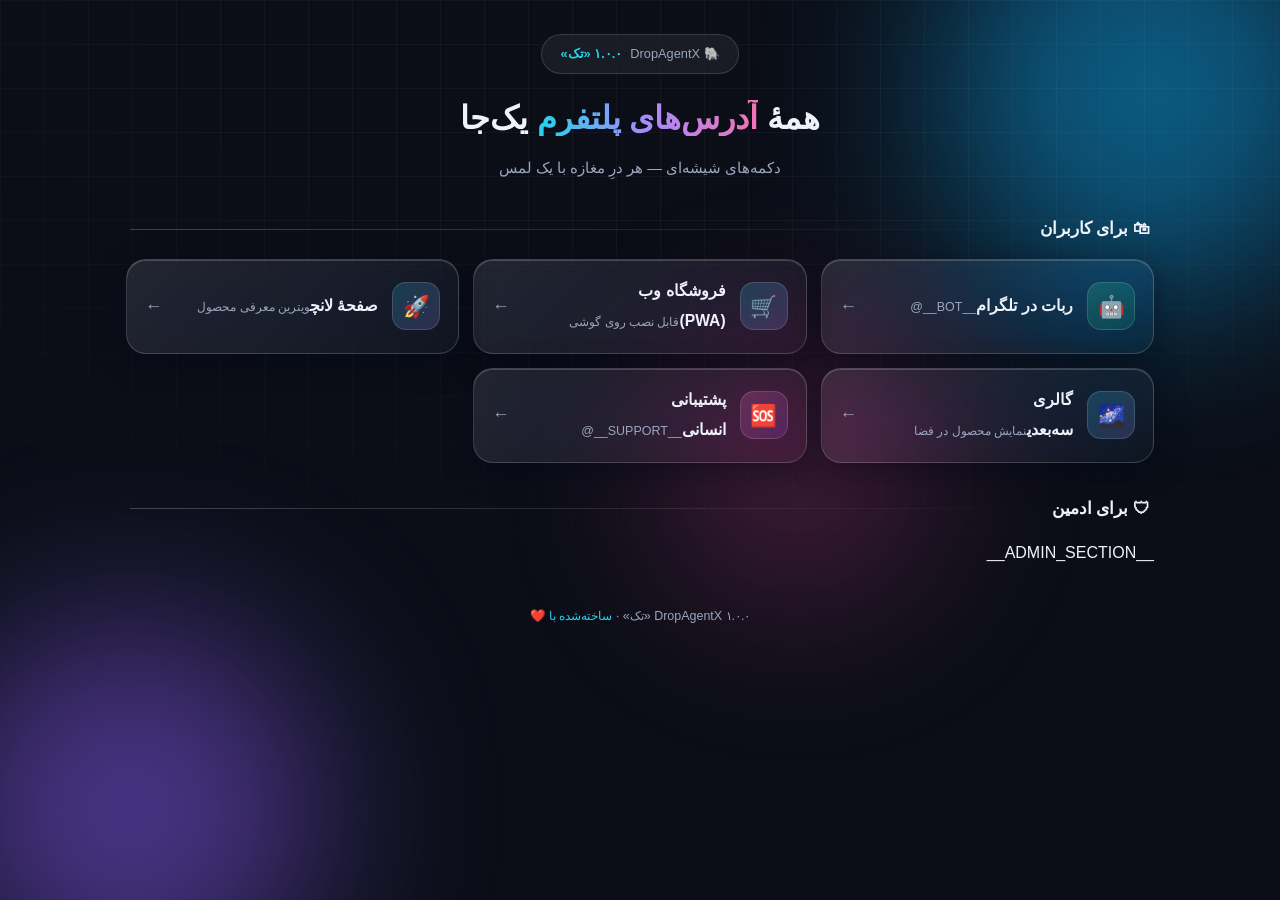
<file: web/links.html>
<!DOCTYPE html>
<html lang="fa" dir="rtl">
<head>
<meta charset="UTF-8">
<meta name="viewport" content="width=device-width, initial-scale=1.0">
<title>🔗 لینک‌های پلتفرم — DropAgentX</title>
<meta name="theme-color" content="#0b0e17">
<link rel="icon" href="/icon.svg">
<style>
:root{--bg:#0b0e17;--txt:#eef2fa;--dim:#9aa6bd;--cyan:#22d3ee;--violet:#a78bfa;--gold:#f5c451;--green:#34d399;--pink:#f472b6}
*{box-sizing:border-box;margin:0;padding:0}
html,body{min-height:100%}
body{background:var(--bg);color:var(--txt);font-family:Vazirmatn,Vazirmatn FD,Tahoma,sans-serif;
     padding:34px 16px 60px;max-width:1060px;margin:0 auto;line-height:1.9;overflow-x:hidden}

/* ── پس‌زمینهٔ شفق (aurora) ── */
.aurora{position:fixed;inset:0;z-index:-2;overflow:hidden}
.aurora i{position:absolute;border-radius:50%;filter:blur(90px);opacity:.5}
.aurora i:nth-child(1){width:420px;height:420px;background:#0ea5e9;top:-120px;right:-80px;animation:drift 16s ease-in-out infinite alternate}
.aurora i:nth-child(2){width:380px;height:380px;background:#8b5cf6;bottom:-100px;left:-60px;animation:drift 20s ease-in-out infinite alternate-reverse}
.aurora i:nth-child(3){width:260px;height:260px;background:#ec4899;top:38%;left:52%;opacity:.28;animation:drift 24s ease-in-out infinite alternate}
@keyframes drift{from{transform:translate(0,0) scale(1)}to{transform:translate(40px,26px) scale(1.12)}}
.grid-bg{position:fixed;inset:0;z-index:-1;
  background-image:linear-gradient(rgba(255,255,255,.035) 1px,transparent 1px),
                   linear-gradient(90deg,rgba(255,255,255,.035) 1px,transparent 1px);
  background-size:44px 44px;mask-image:radial-gradient(ellipse 90% 70% at 50% 0%,#000 40%,transparent 100%)}

header{text-align:center;margin-bottom:30px}
.badge{display:inline-flex;align-items:center;gap:8px;padding:7px 18px;border-radius:999px;
  background:rgba(255,255,255,.06);border:1px solid rgba(255,255,255,.14);
  backdrop-filter:blur(14px);-webkit-backdrop-filter:blur(14px);font-size:.8rem;color:var(--dim)}
.badge b{color:var(--cyan)}
h1{font-size:2rem;margin:14px 0 6px;font-weight:900}
h1 span{background:linear-gradient(90deg,var(--cyan),var(--violet),var(--pink));-webkit-background-clip:text;background-clip:text;color:transparent}
.sub{color:var(--dim);font-size:.92rem}

h2{display:flex;align-items:center;gap:10px;font-size:1.05rem;margin:30px 4px 14px;color:var(--txt)}
h2 .line{flex:1;height:1px;background:linear-gradient(90deg,rgba(255,255,255,.22),transparent)}

/* ── دکمه‌های شیشه‌ای ── */
.glass{position:relative;display:flex;align-items:center;gap:14px;padding:16px 18px;border-radius:20px;
  text-decoration:none;color:var(--txt);
  background:linear-gradient(135deg,rgba(255,255,255,.10),rgba(255,255,255,.03));
  backdrop-filter:blur(18px) saturate(165%);-webkit-backdrop-filter:blur(18px) saturate(165%);
  border:1px solid rgba(255,255,255,.16);
  box-shadow:0 8px 32px rgba(2,6,23,.45), inset 0 1px 0 rgba(255,255,255,.18);
  transition:transform .22s ease, box-shadow .22s ease, border-color .22s ease;
  overflow:hidden}
.glass::after{content:"";position:absolute;inset:0;border-radius:inherit;pointer-events:none;
  background:linear-gradient(120deg,transparent 30%,rgba(255,255,255,.10) 46%,transparent 60%);
  transform:translateX(-120%);transition:transform .6s ease}
.glass:hover{transform:translateY(-4px);border-color:rgba(255,255,255,.34);
  box-shadow:0 16px 44px rgba(34,211,238,.16), inset 0 1px 0 rgba(255,255,255,.24)}
.glass:hover::after{transform:translateX(120%)}
.glass:active{transform:translateY(-1px) scale(.99)}
@supports not ((backdrop-filter:blur(2px)) or (-webkit-backdrop-filter:blur(2px))){
  .glass{background:rgba(23,29,46,.92)}   /* فالبک مرورگرهای قدیمی */
}
.glass .ic{flex:0 0 48px;height:48px;border-radius:14px;display:flex;align-items:center;justify-content:center;
  font-size:1.35rem;background:linear-gradient(135deg,rgba(34,211,238,.20),rgba(167,139,250,.20));
  border:1px solid rgba(255,255,255,.14)}
.glass .tx{flex:1;min-width:0}
.glass .t{font-weight:800;font-size:.98rem}
.glass .d{color:var(--dim);font-size:.78rem;white-space:nowrap;overflow:hidden;text-overflow:ellipsis}
.glass .go{color:var(--dim);font-size:1.1rem;transition:transform .2s}
.glass:hover .go{transform:translateX(-5px);color:var(--cyan)}
.glass.c-gold .ic{background:linear-gradient(135deg,rgba(245,197,81,.22),rgba(234,88,12,.16))}
.glass.c-green .ic{background:linear-gradient(135deg,rgba(52,211,153,.22),rgba(16,185,129,.16))}
.glass.c-pink .ic{background:linear-gradient(135deg,rgba(244,114,182,.22),rgba(168,85,247,.16))}

.grid{display:grid;grid-template-columns:repeat(auto-fit,minmax(300px,1fr));gap:14px}

.foot{margin-top:36px;text-align:center;color:var(--dim);font-size:.78rem}
.foot a{color:var(--cyan);text-decoration:none}
.note{margin-top:10px;text-align:center;font-size:.8rem;color:var(--dim)}
.note a{color:var(--gold);text-decoration:none;border-bottom:1px dashed rgba(245,197,81,.4)}
</style>
</head>
<body>
<div class="aurora"><i></i><i></i><i></i></div>
<div class="grid-bg"></div>

<header>
  <div class="badge">🐘 DropAgentX <b>۱.۰.۰ «تک»</b></div>
  <h1>همهٔ <span>آدرس‌های پلتفرم</span> یک‌جا</h1>
  <div class="sub">دکمه‌های شیشه‌ای — هر درِ مغازه با یک لمس</div>
</header>

<h2>🛍 برای کاربران<span class="line"></span></h2>
<div class="grid">
  <a class="glass c-green" href="https://t.me/__BOT__" target="_blank" rel="noopener">
    <span class="ic">🤖</span>
    <span class="tx"><span class="t">ربات در تلگرام</span><span class="d" dir="ltr">@__BOT__</span></span>
    <span class="go">←</span>
  </a>
  <a class="glass" href="/shop">
    <span class="ic">🛒</span>
    <span class="tx"><span class="t">فروشگاه وب (PWA)</span><span class="d">قابل نصب روی گوشی</span></span>
    <span class="go">←</span>
  </a>
  <a class="glass" href="/landing">
    <span class="ic">🚀</span>
    <span class="tx"><span class="t">صفحهٔ لانچ</span><span class="d">ویترین معرفی محصول</span></span>
    <span class="go">←</span>
  </a>
  <a class="glass" href="/showcase3d">
    <span class="ic">🌌</span>
    <span class="tx"><span class="t">گالری سه‌بعدی</span><span class="d">نمایش محصول در فضا</span></span>
    <span class="go">←</span>
  </a>
  <a class="glass c-pink" href="https://t.me/__SUPPORT__" target="_blank" rel="noopener">
    <span class="ic">🆘</span>
    <span class="tx"><span class="t">پشتیبانی انسانی</span><span class="d" dir="ltr">@__SUPPORT__</span></span>
    <span class="go">←</span>
  </a>
</div>

<h2>🛡 برای ادمین<span class="line"></span></h2>
__ADMIN_SECTION__

<p class="foot">DropAgentX ۱.۰.۰ «تک» · <a href="https://t.me/__SUPPORT__" target="_blank" rel="noopener">ساخته‌شده با ❤️</a></p>
</body>
</html>
</file>
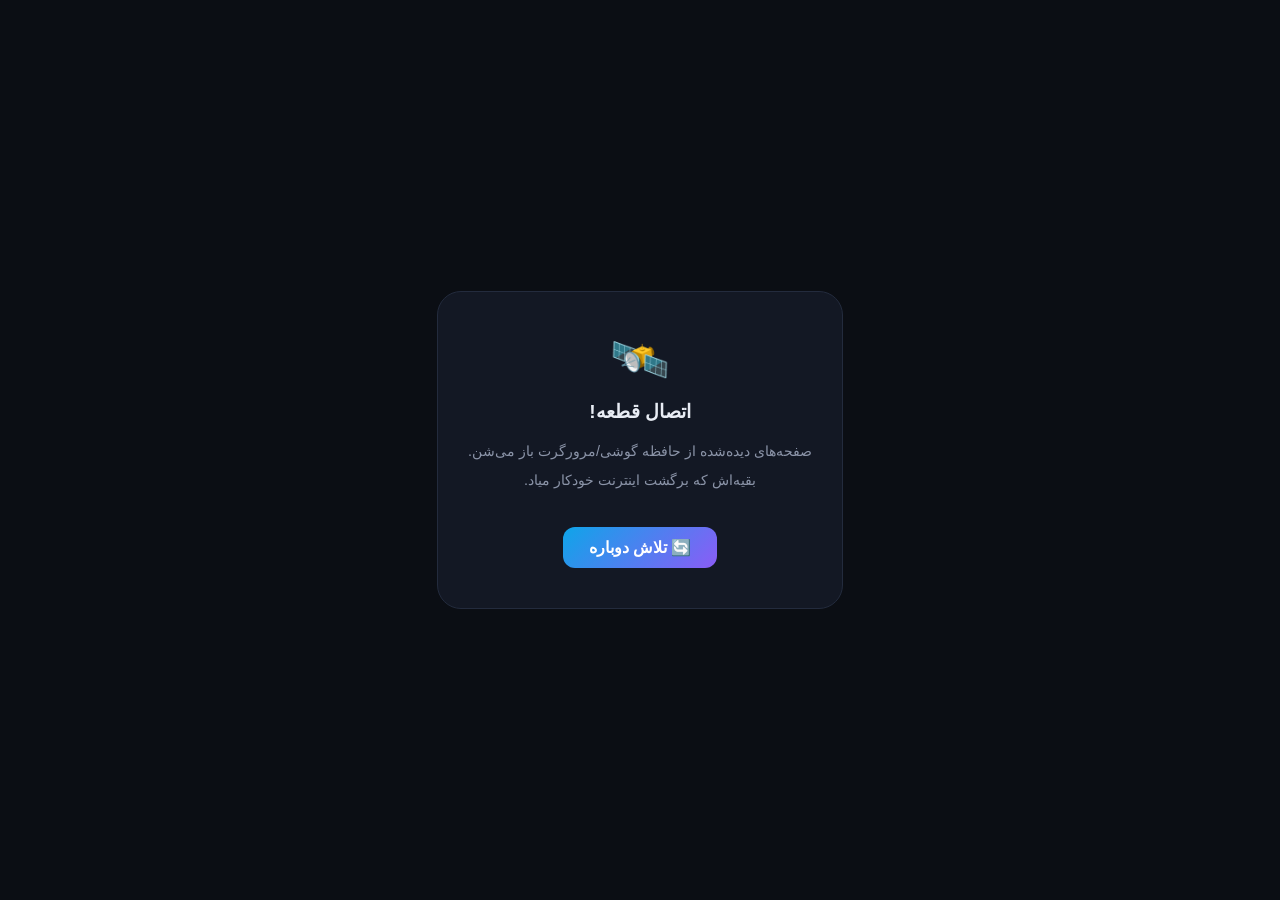
<file: web/offline.html>
<!DOCTYPE html>
<html lang="fa" dir="rtl"><head><meta charset="UTF-8">
<meta name="viewport" content="width=device-width, initial-scale=1.0">
<title>آفلاین — DropAgentX</title>
<style>
body{background:#0b0e14;color:#e8ecf4;font-family:Vazirmatn,Tahoma,sans-serif;display:flex;
min-height:100vh;align-items:center;justify-content:center;text-align:center;margin:0}
.b{padding:40px 30px;border:1px solid #232b3d;border-radius:24px;max-width:420px;background:#131824}
.ic{font-size:3rem}.h{font-size:1.2rem;font-weight:800;margin:12px 0 8px}
.p{color:#8b94a8;font-size:.9rem;line-height:2}
a{display:inline-block;margin-top:18px;padding:11px 26px;border-radius:12px;text-decoration:none;
background:linear-gradient(135deg,#0ea5e9,#8b5cf6);color:#fff;font-weight:700}
</style></head><body>
<div class="b">
  <div class="ic">🛰️</div>
  <div class="h">اتصال قطعه!</div>
  <p class="p">صفحه‌های دیده‌شده از حافظه گوشی/مرورگرت باز می‌شن.<br>بقیه‌اش که برگشت اینترنت خودکار میاد.</p>
  <a href="/shop">🔄 تلاش دوباره</a>
</div>
</body></html>
</file>
